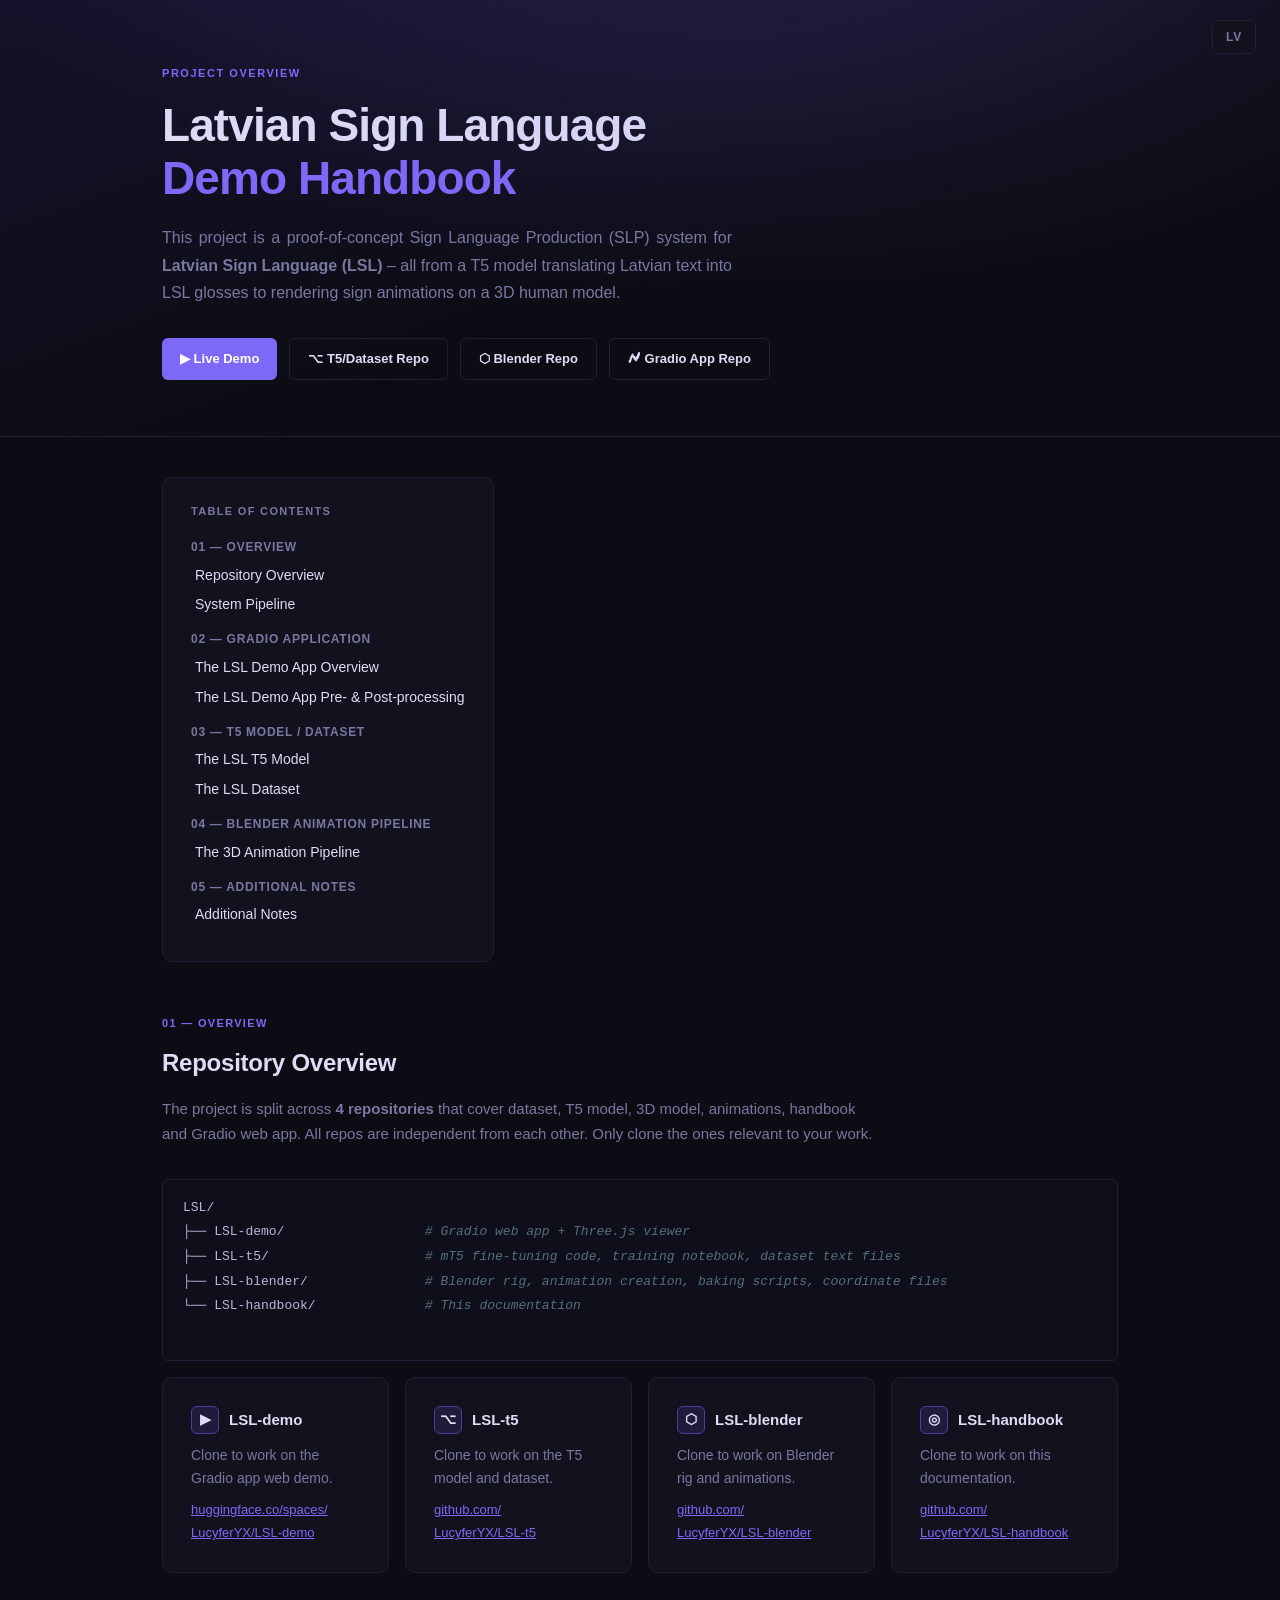
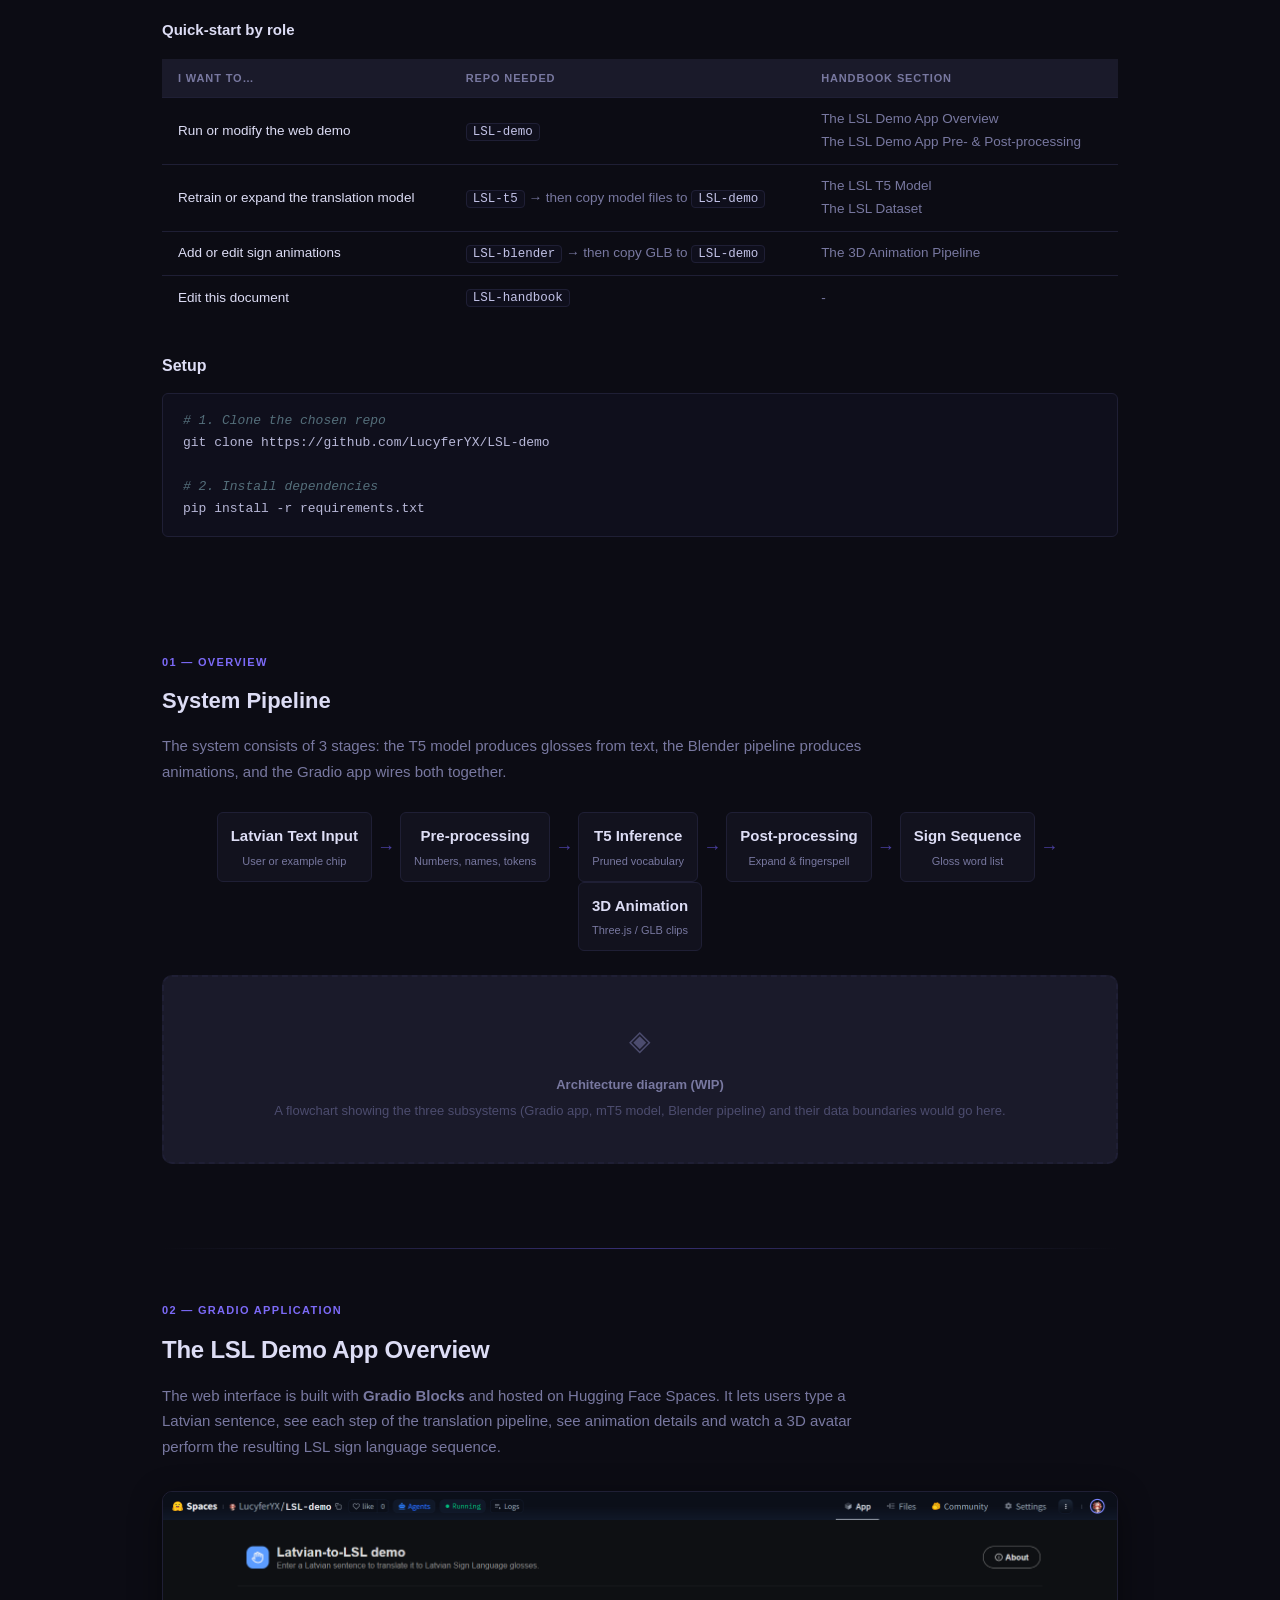
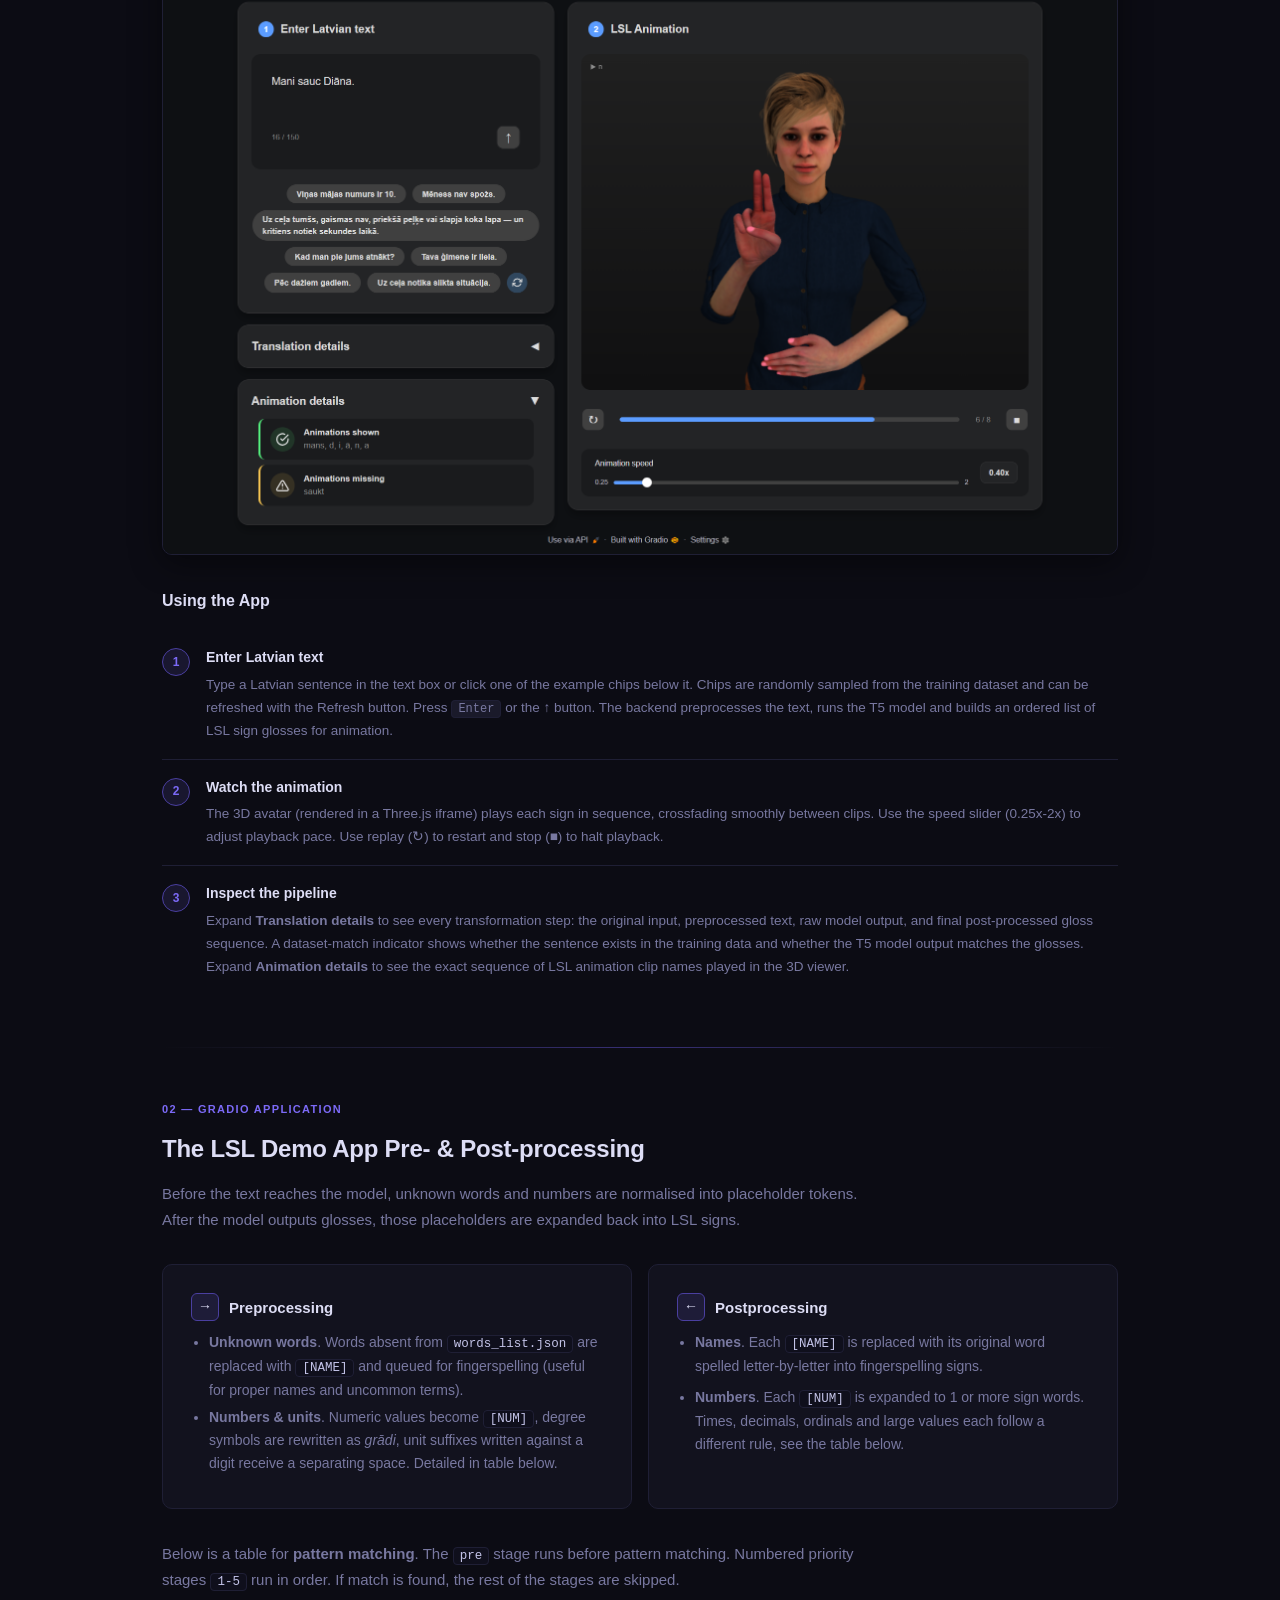
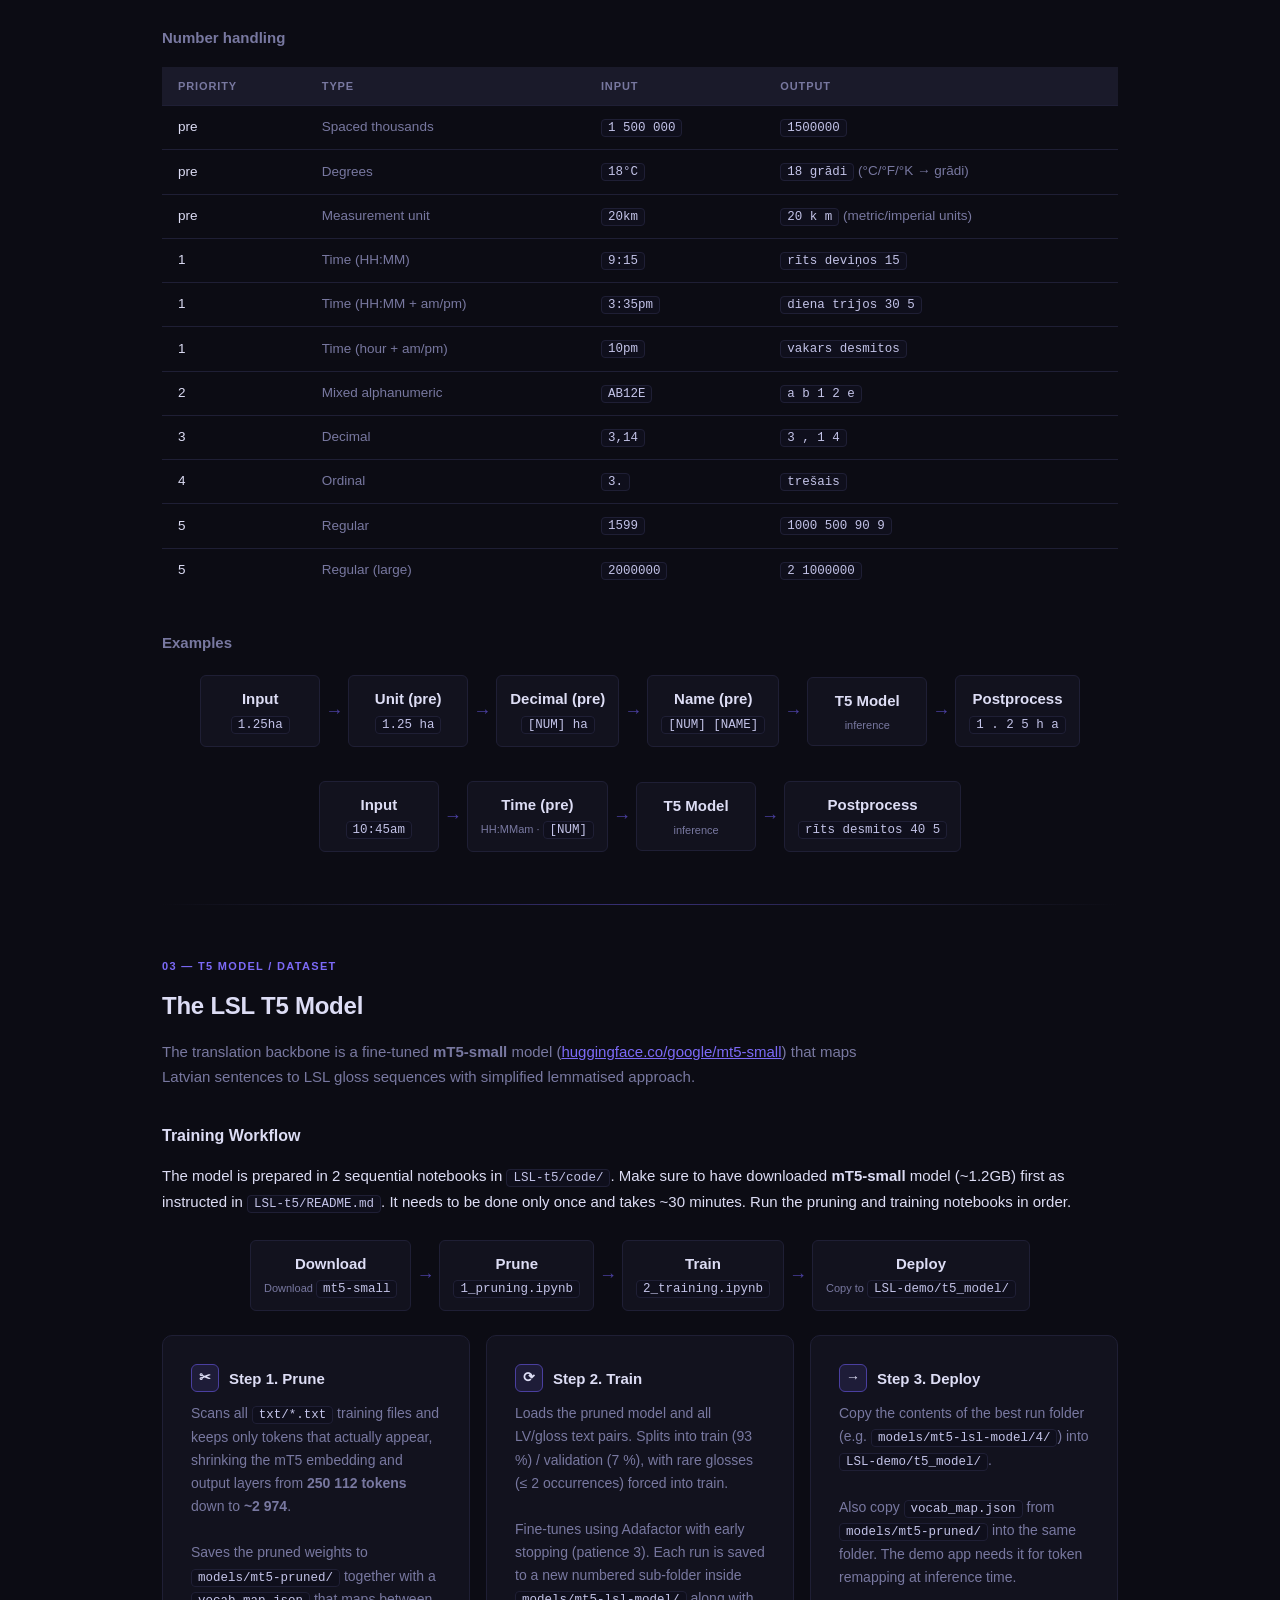
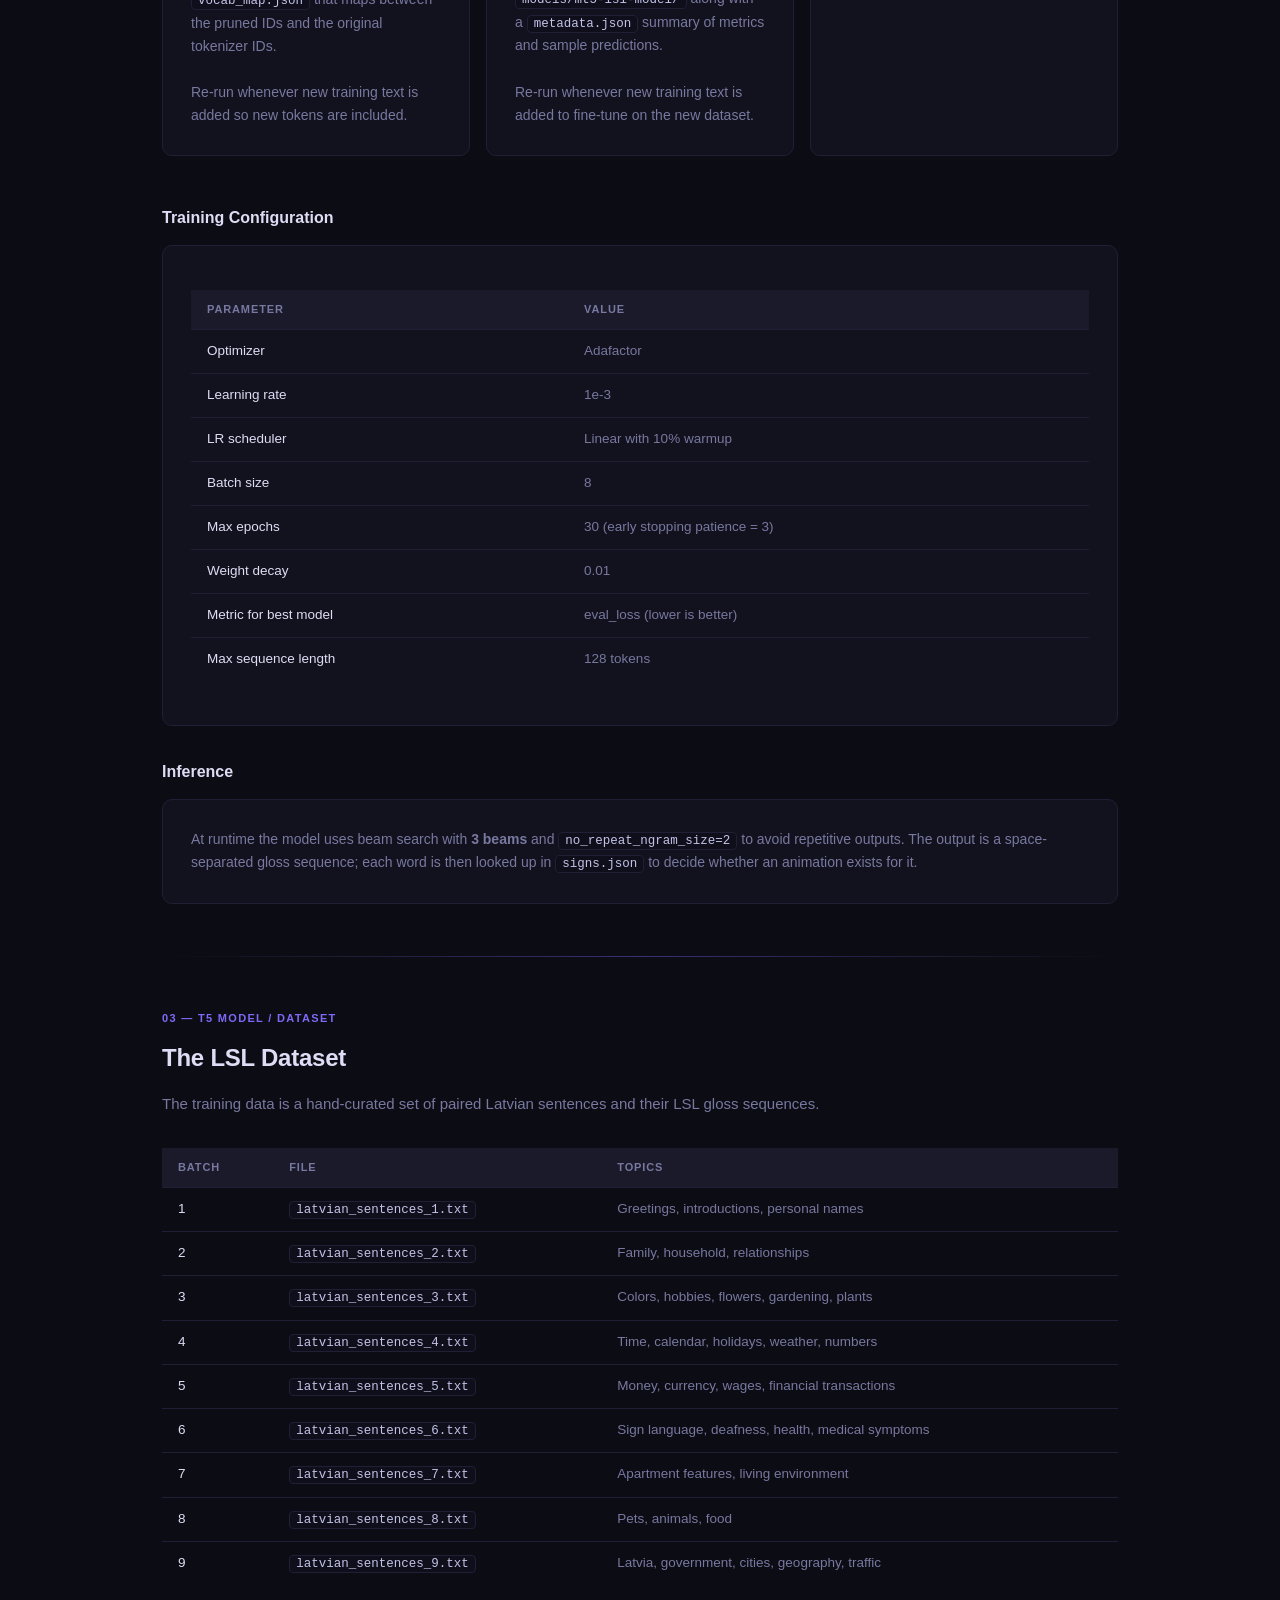
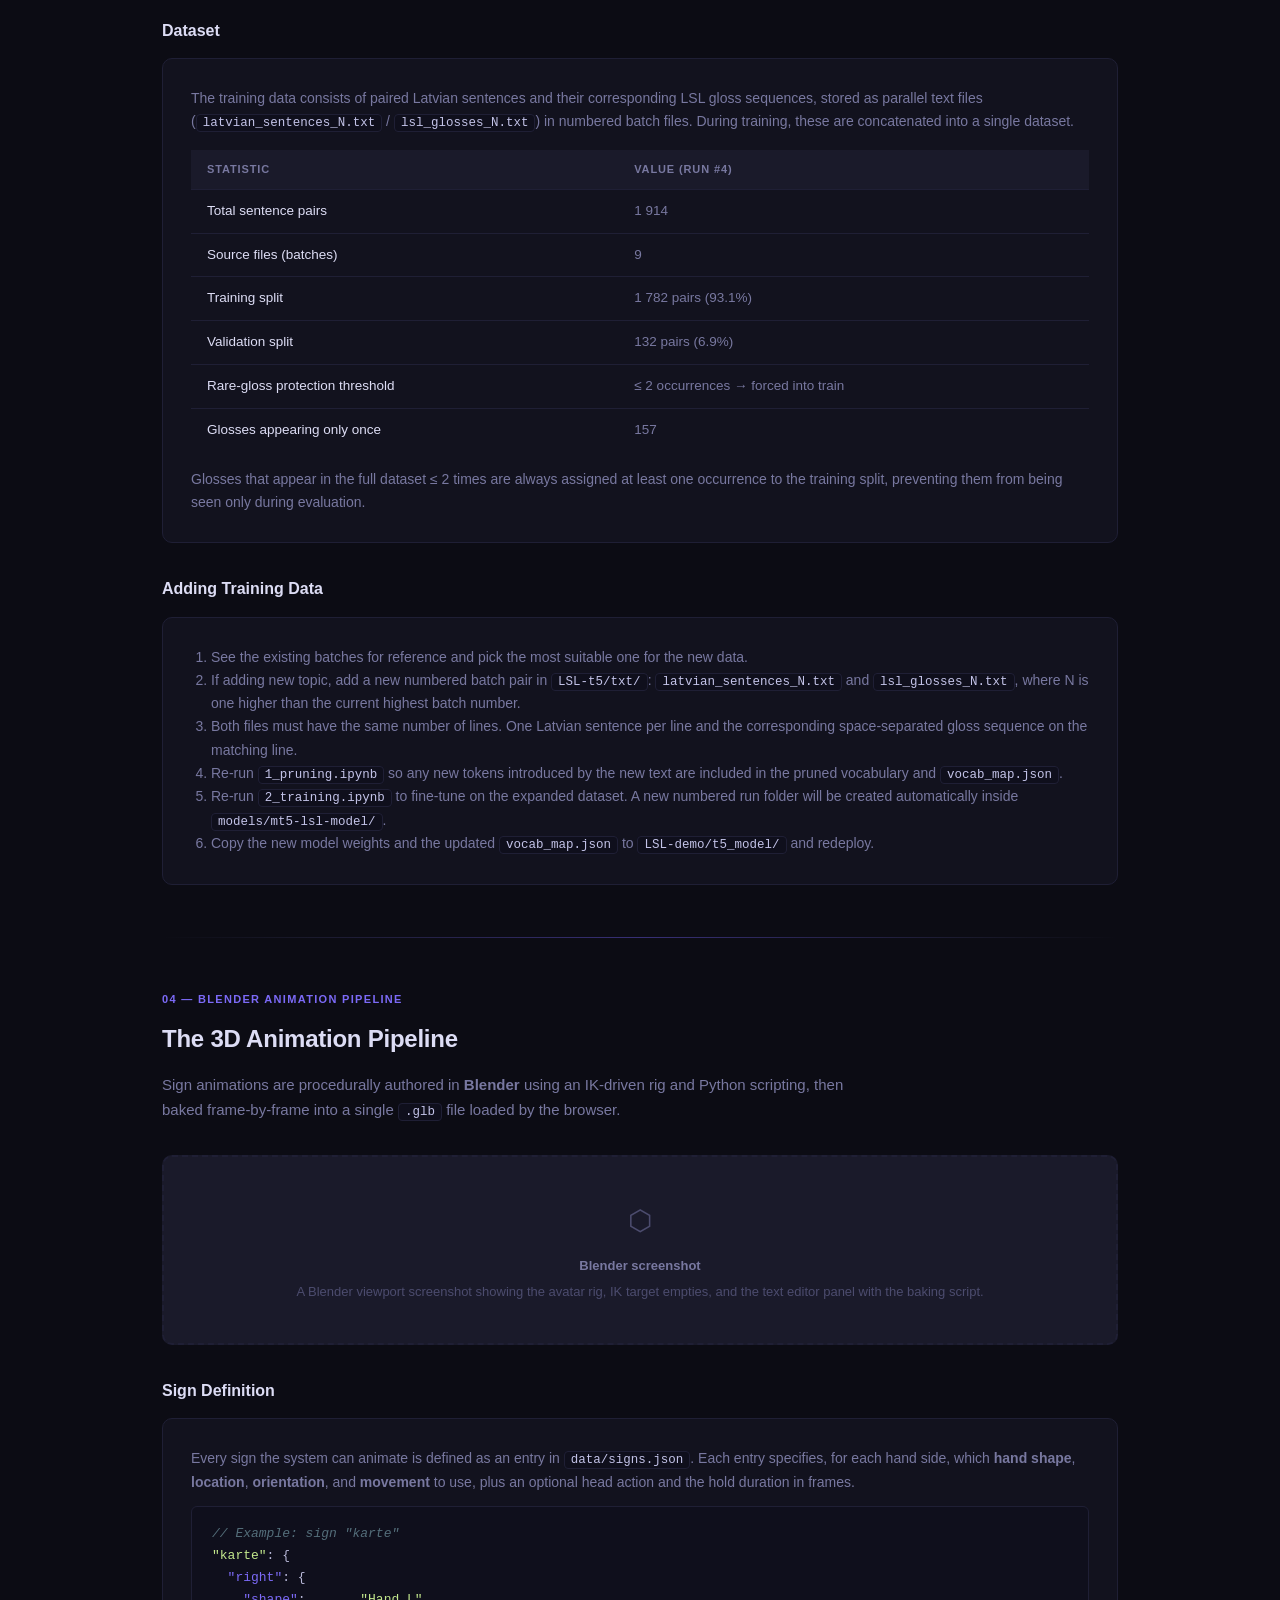
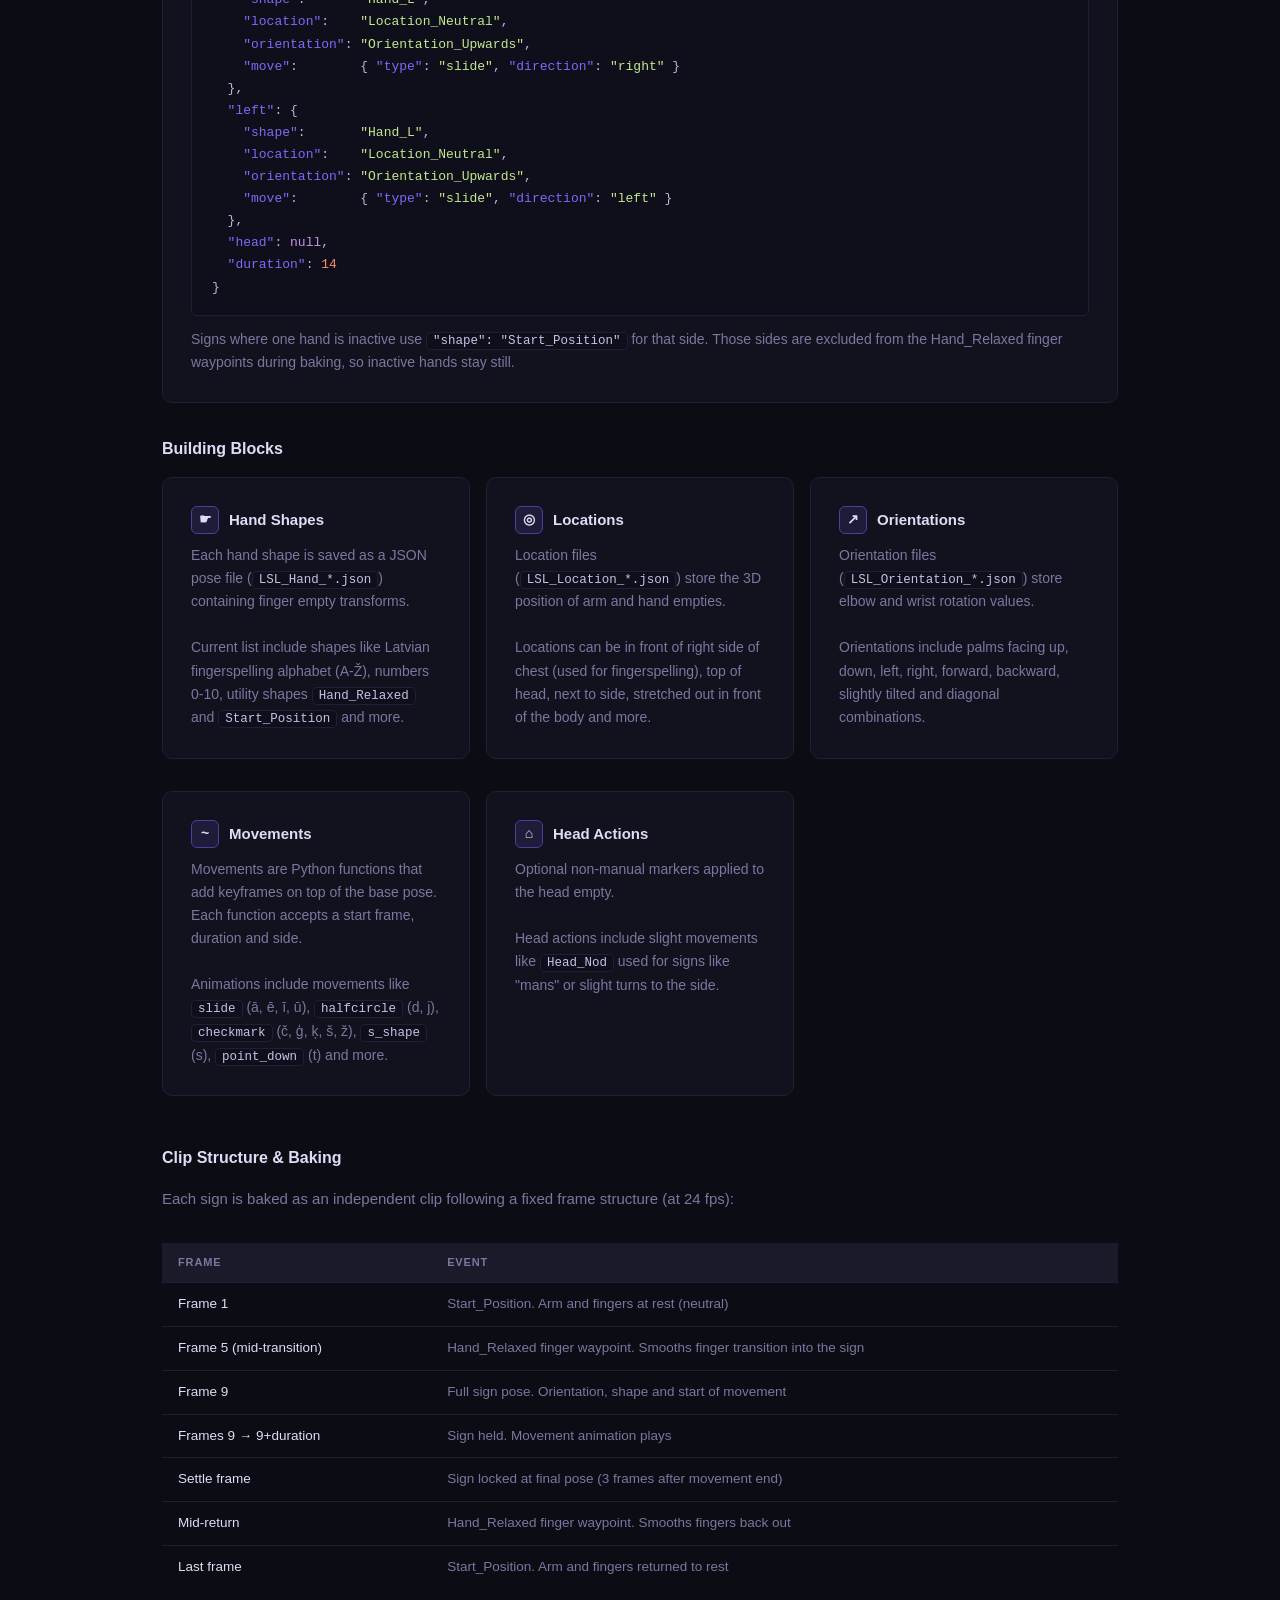
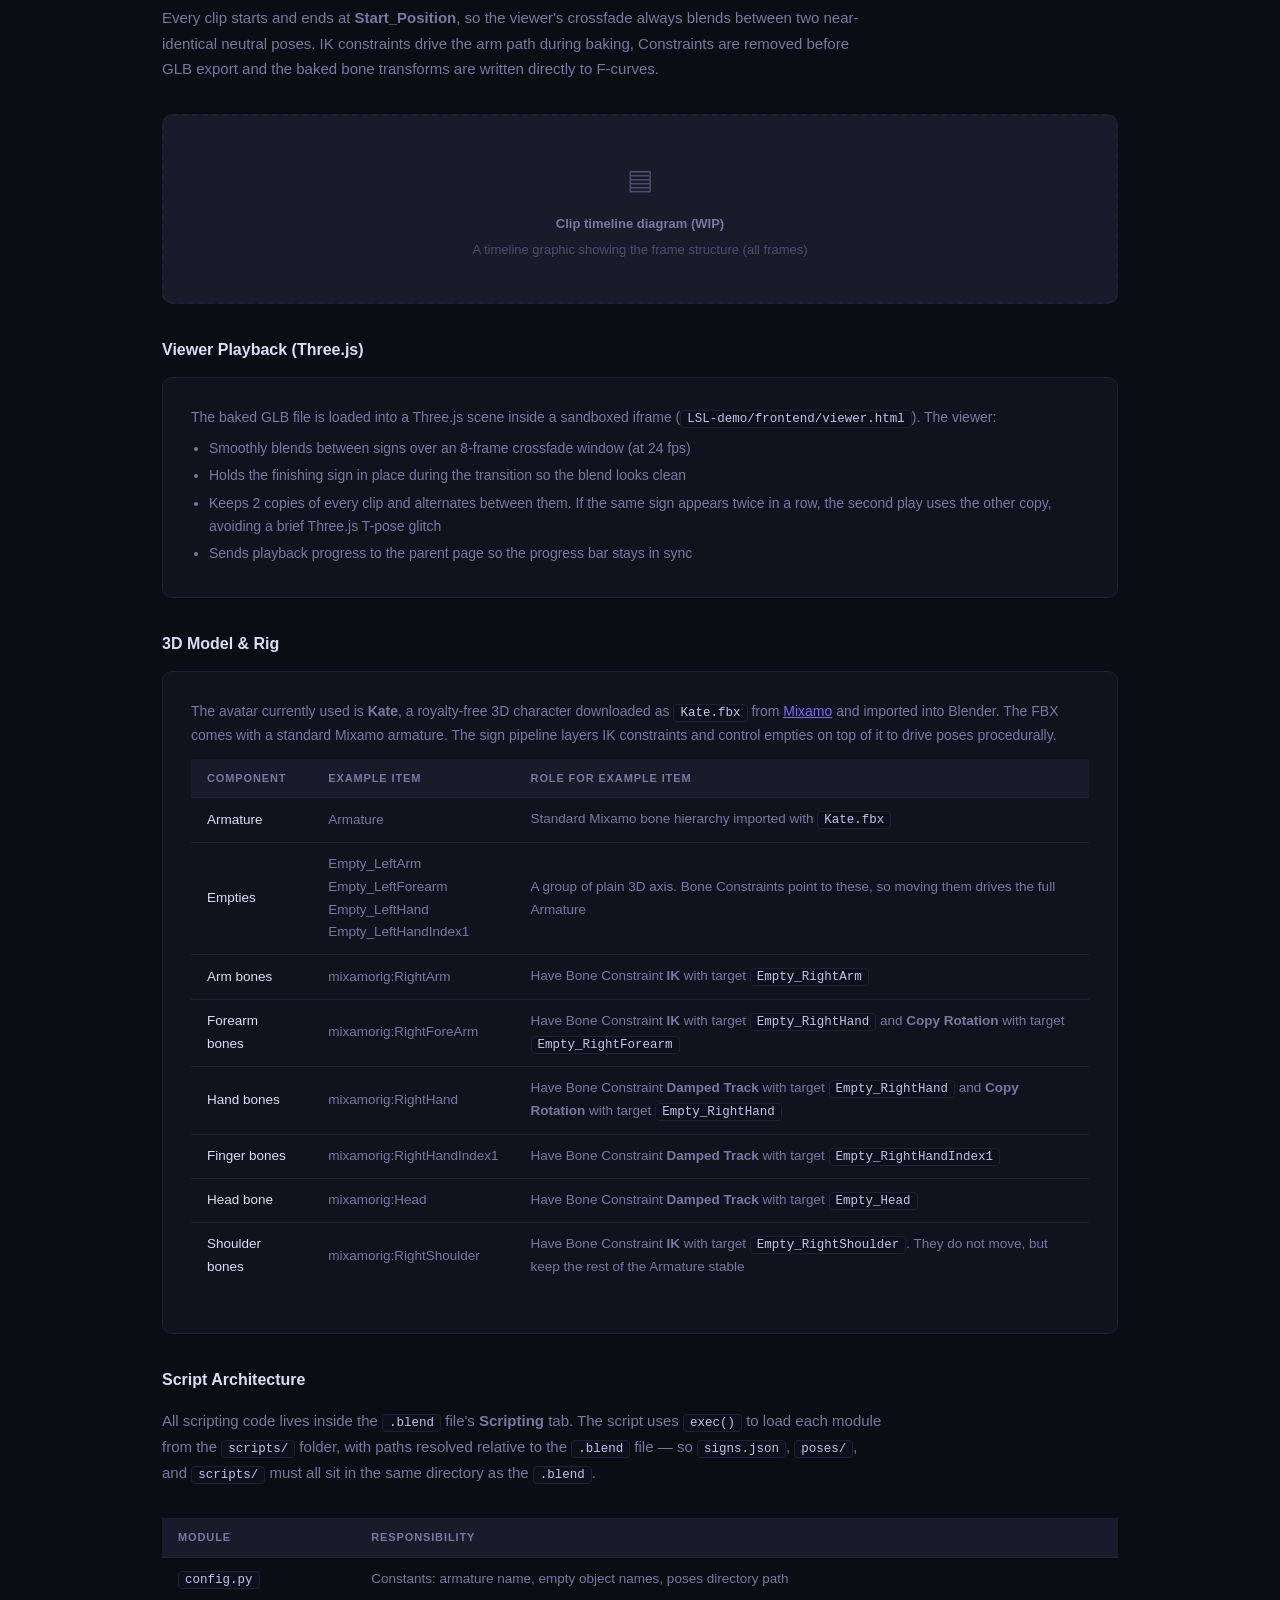
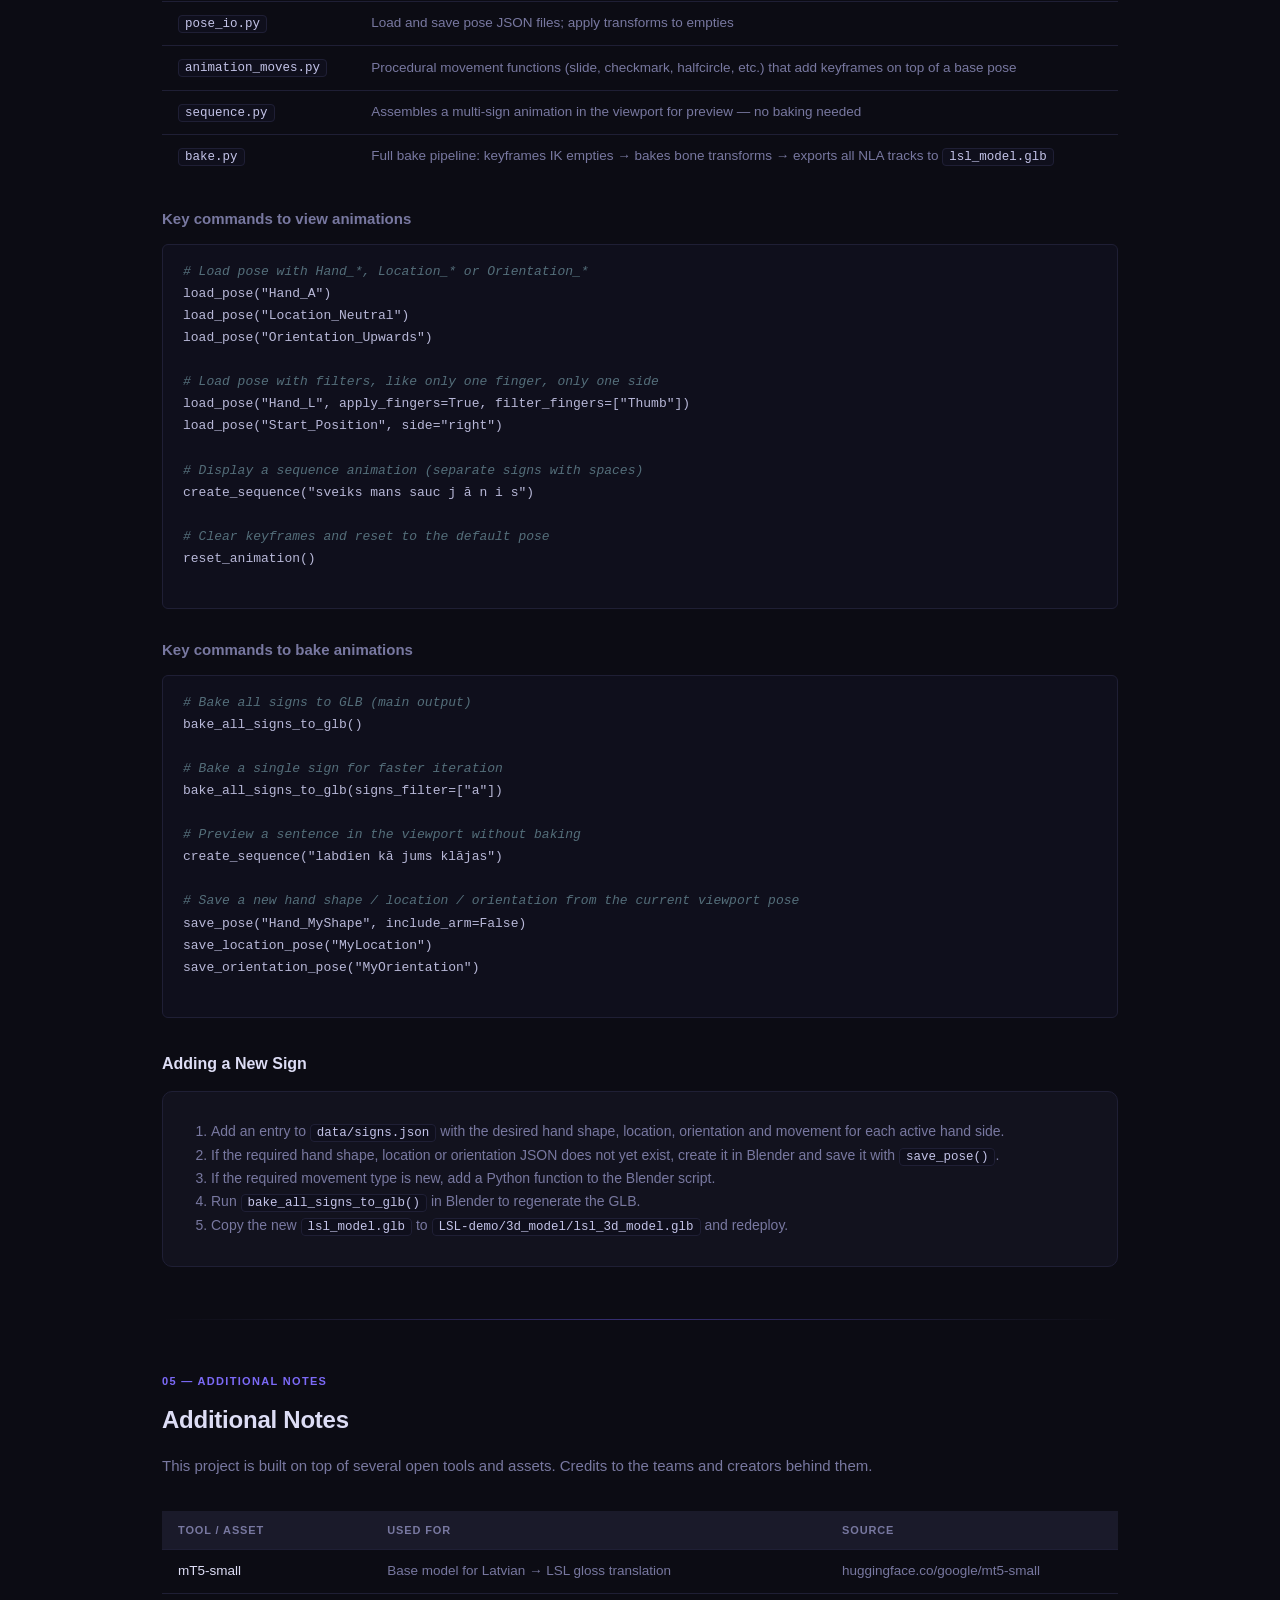
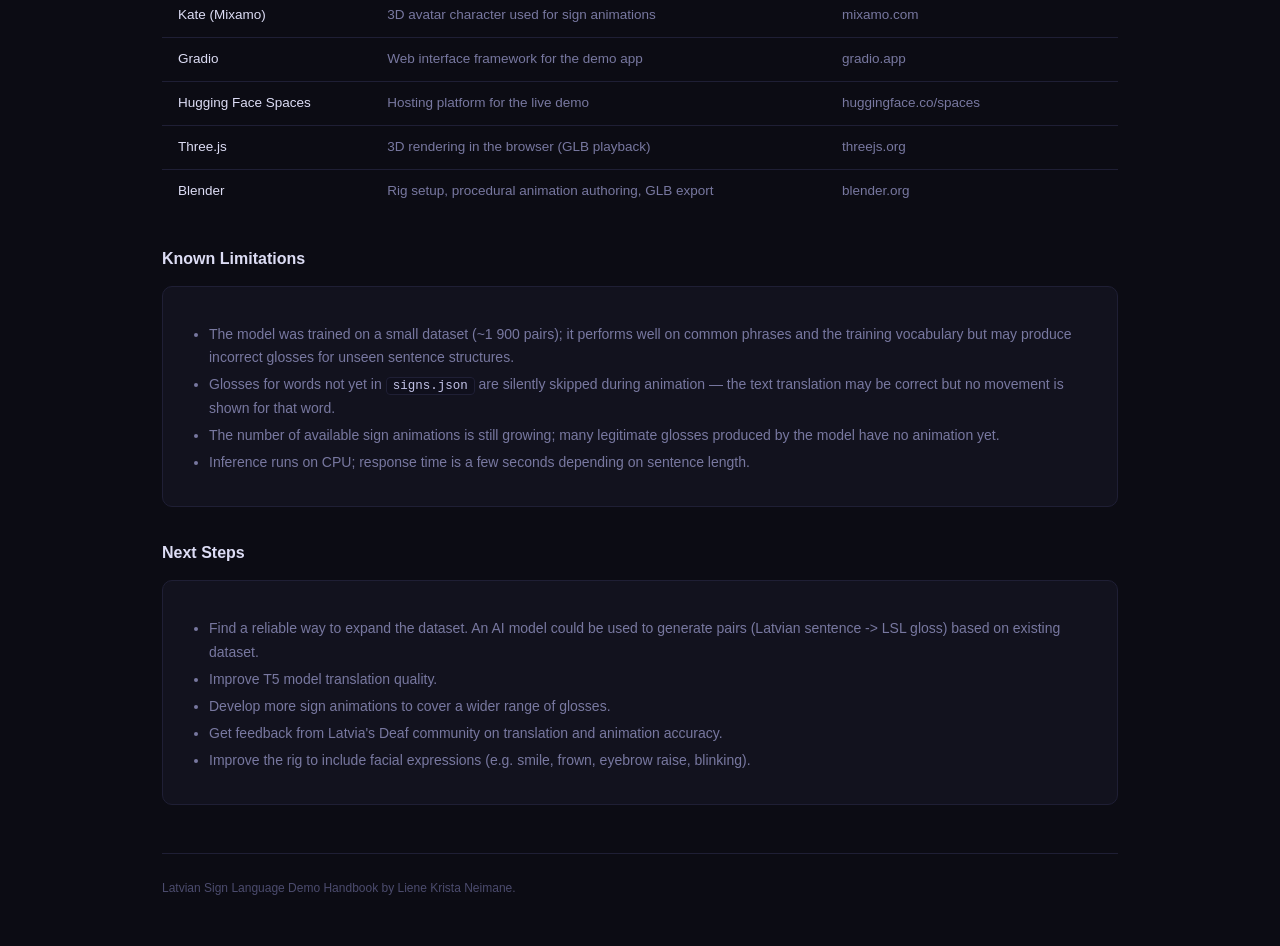
<file: index.html>
<!DOCTYPE html>
<html>
<head>
  <meta charset="UTF-8">
  <title>LSL Handbook</title>
  <script>
    const lv = navigator.language?.startsWith('lv');
    location.replace(lv ? 'handbook-lv.html' : 'handbook-eng.html');
  </script>
</head>
<body>
  <p>Choose language: <a href="handbook-eng.html">English</a> | <a href="handbook-lv.html">Latviešu</a></p>
</body>
</html>
</file>
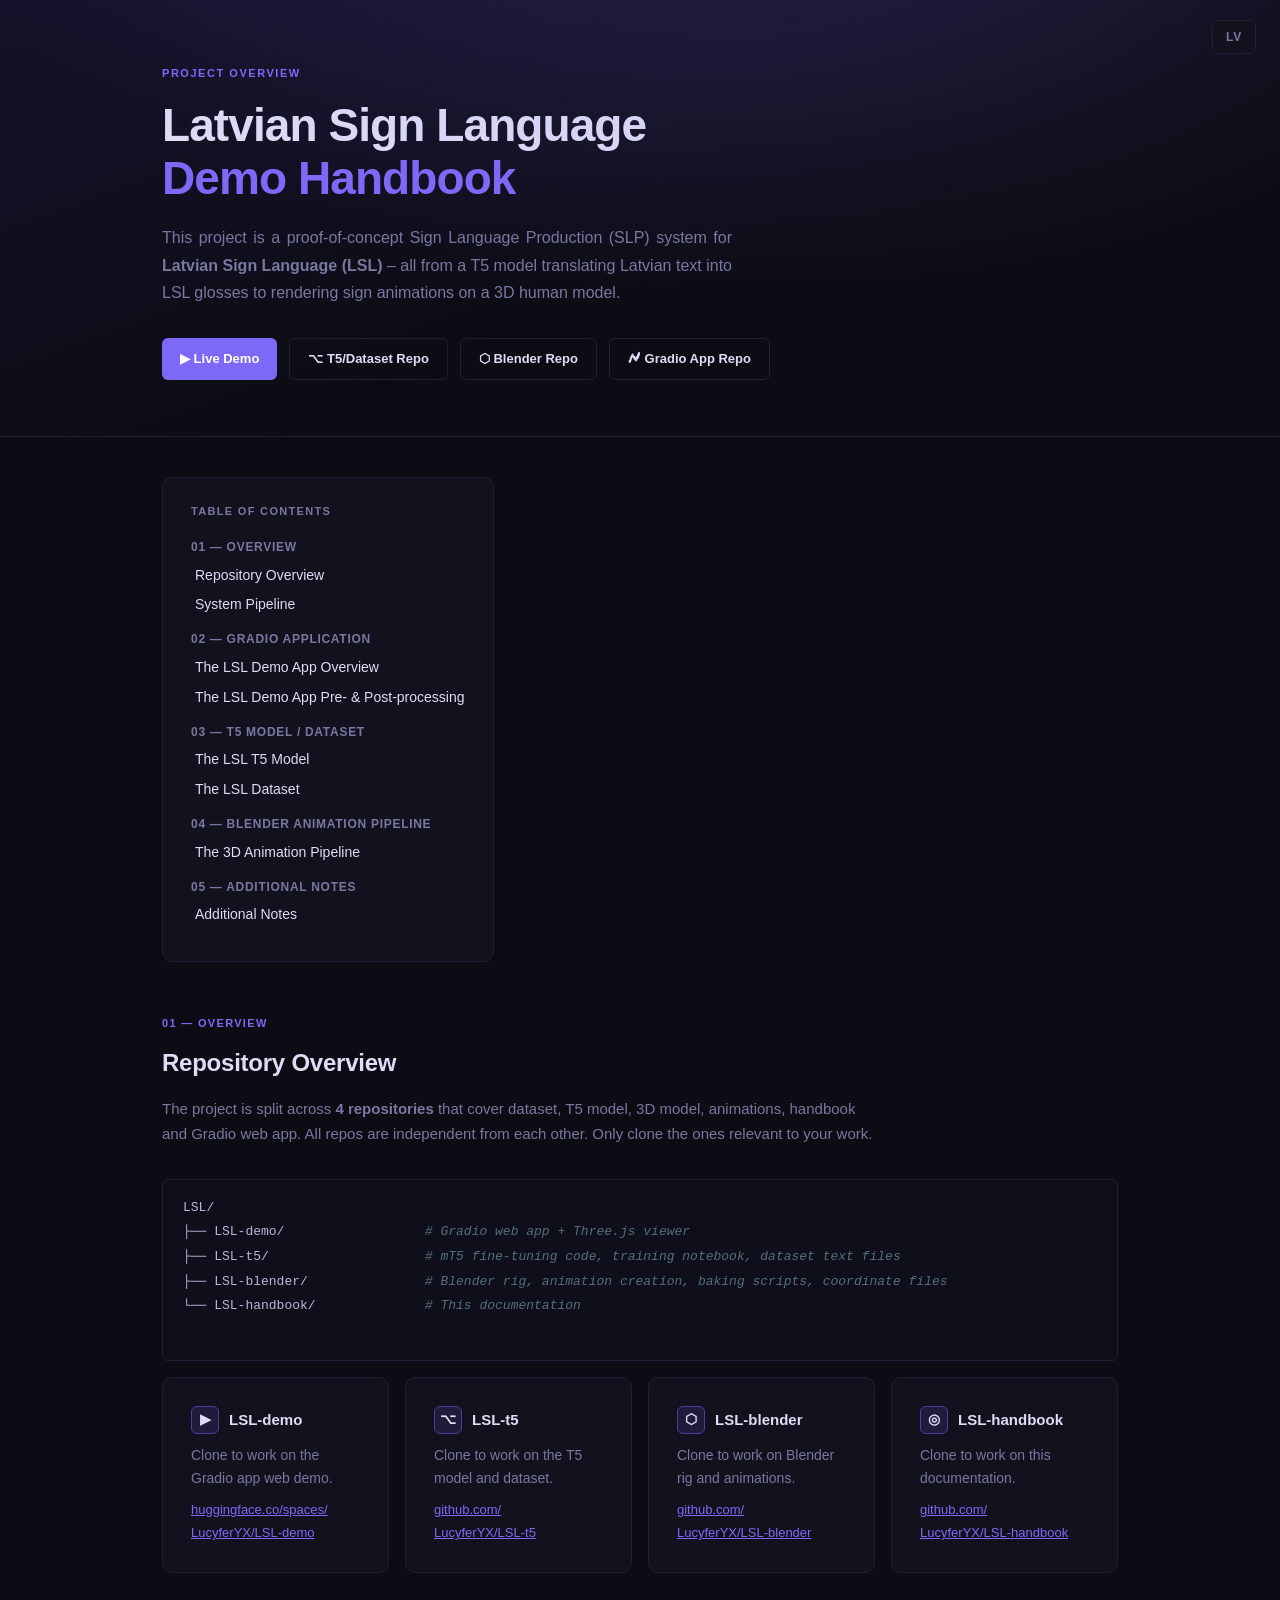
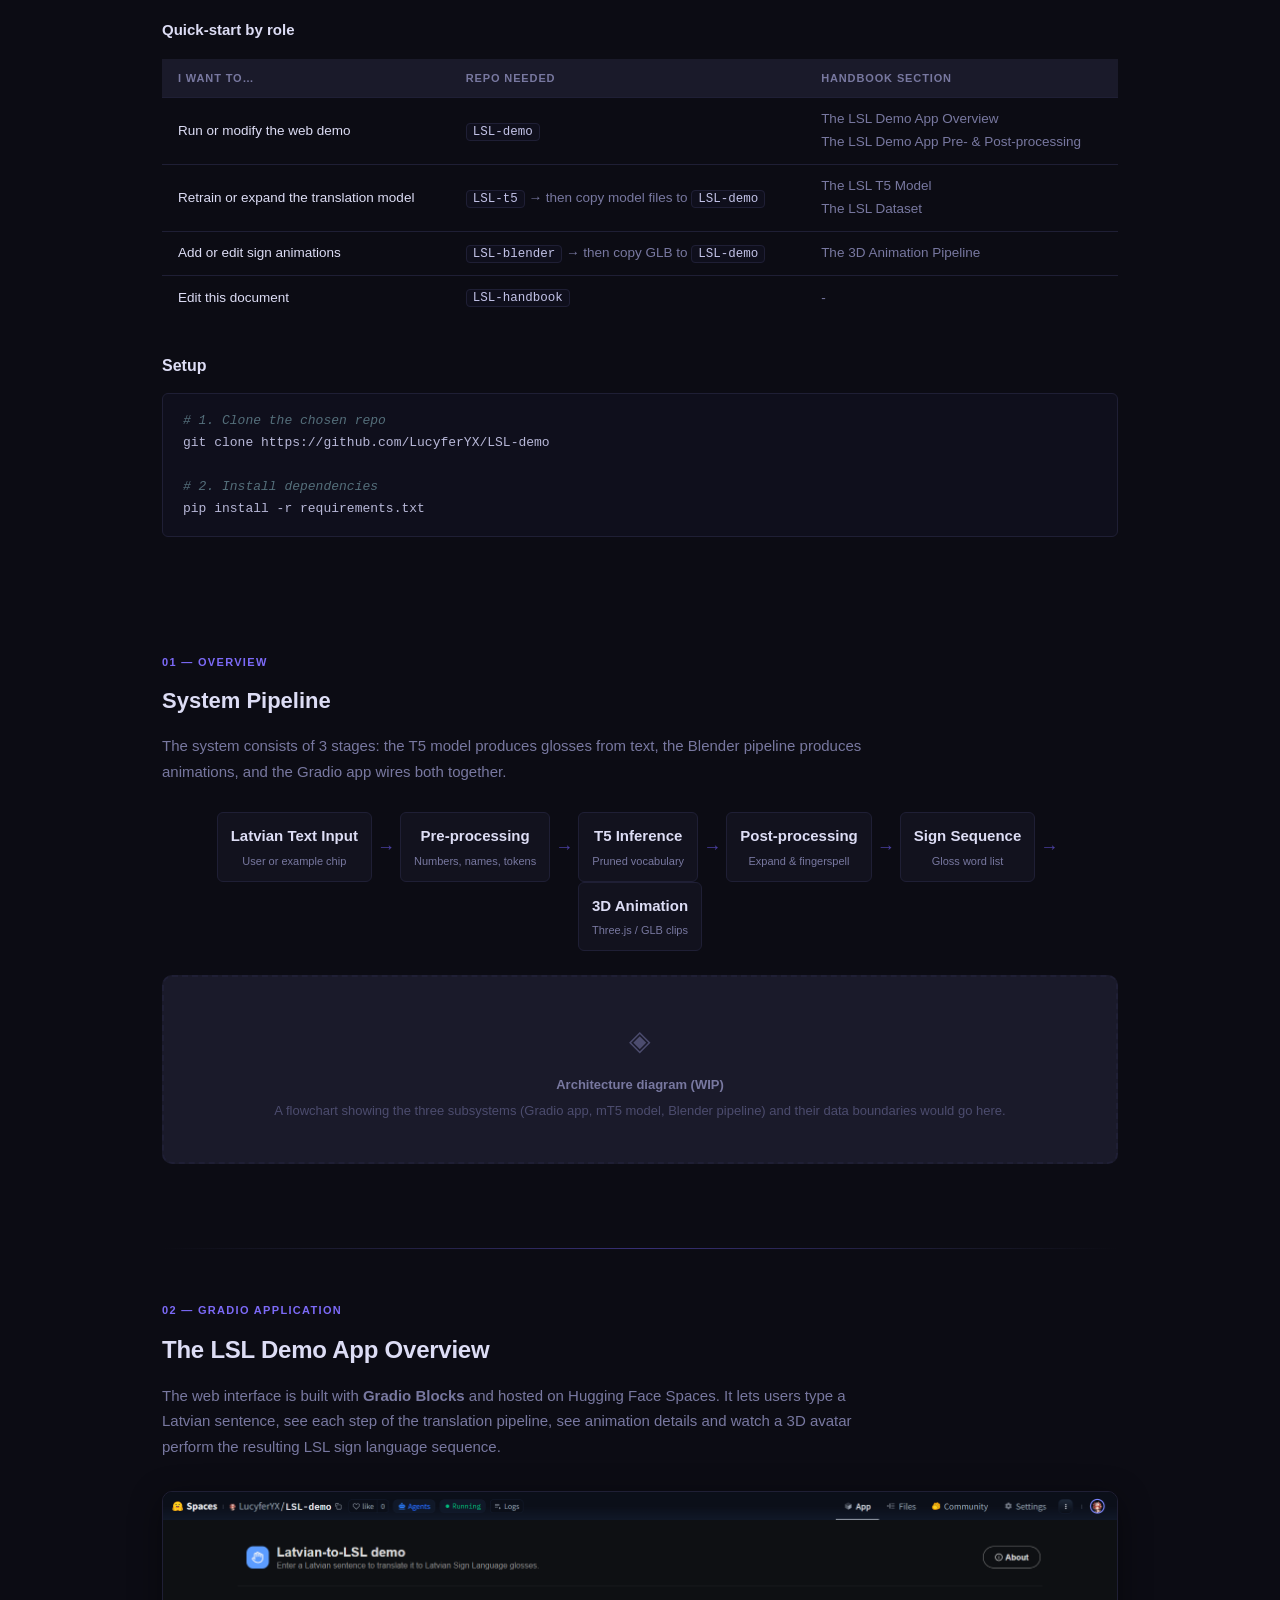
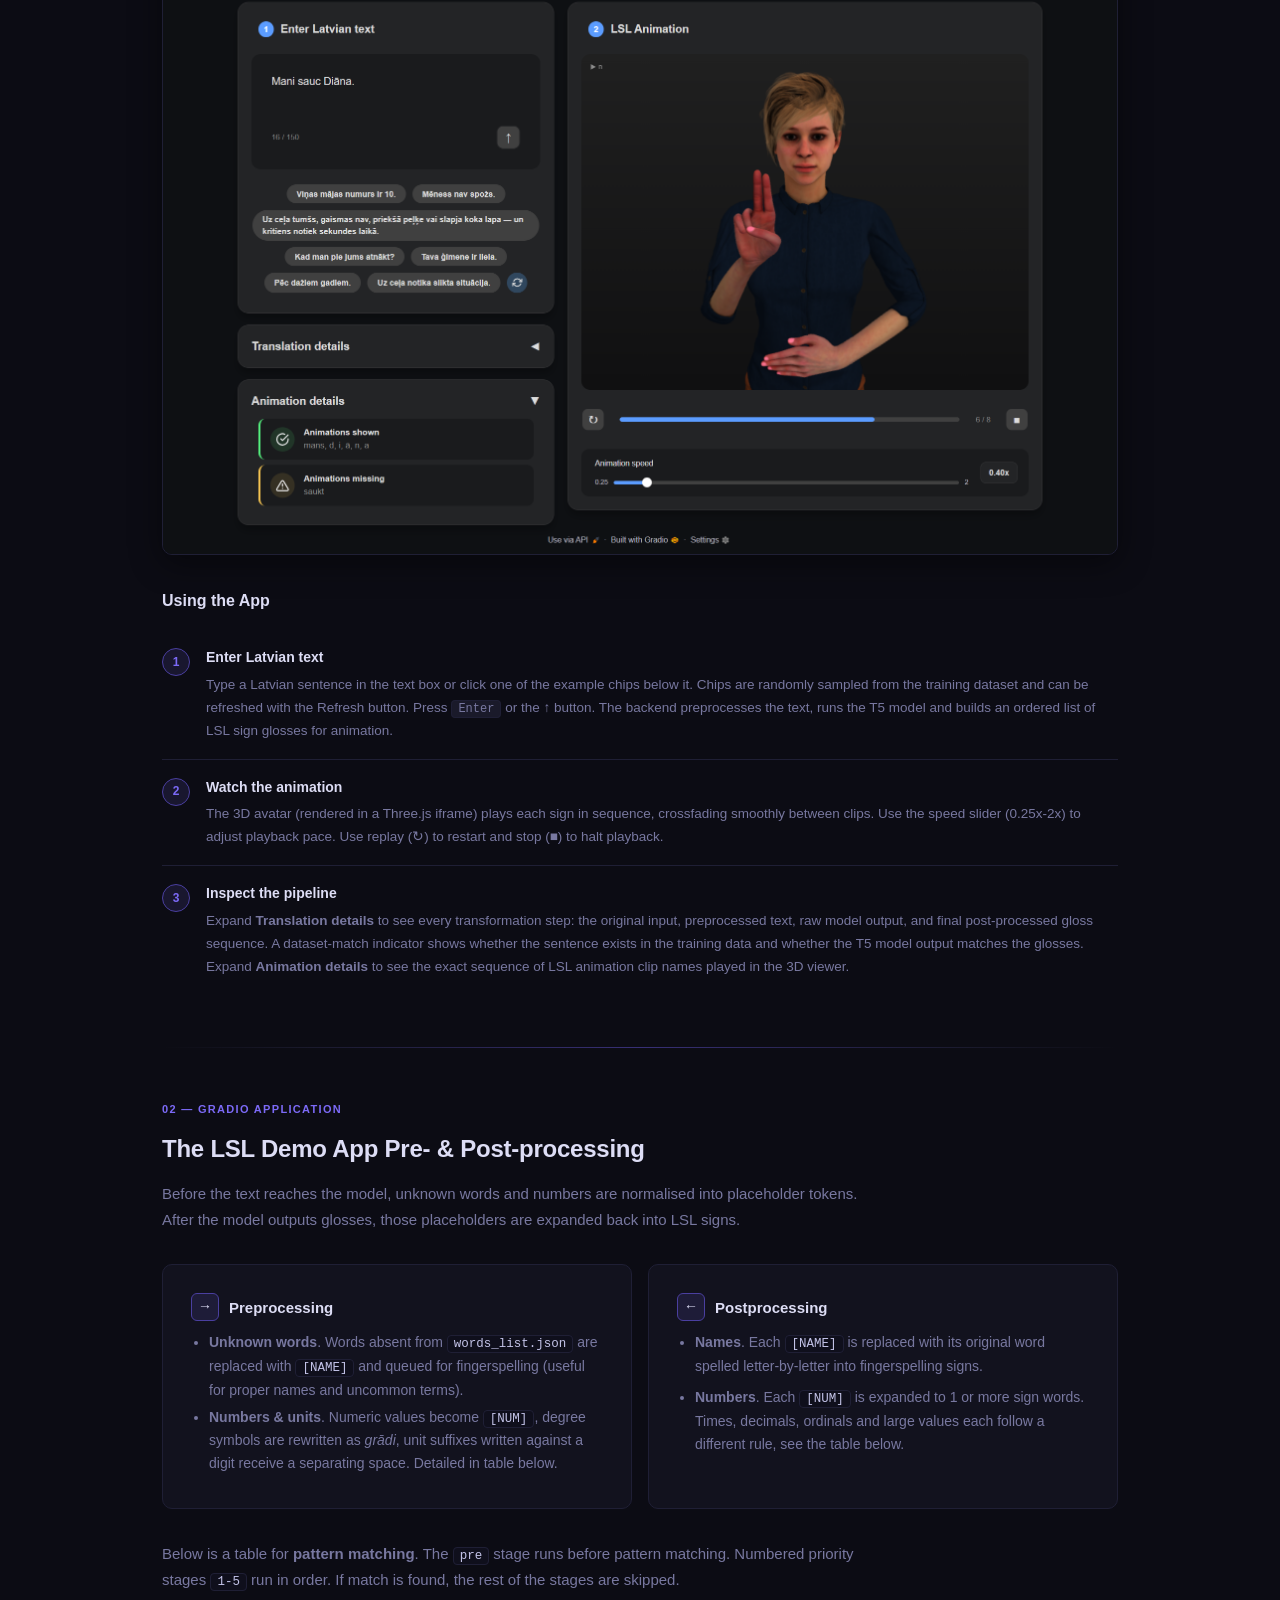
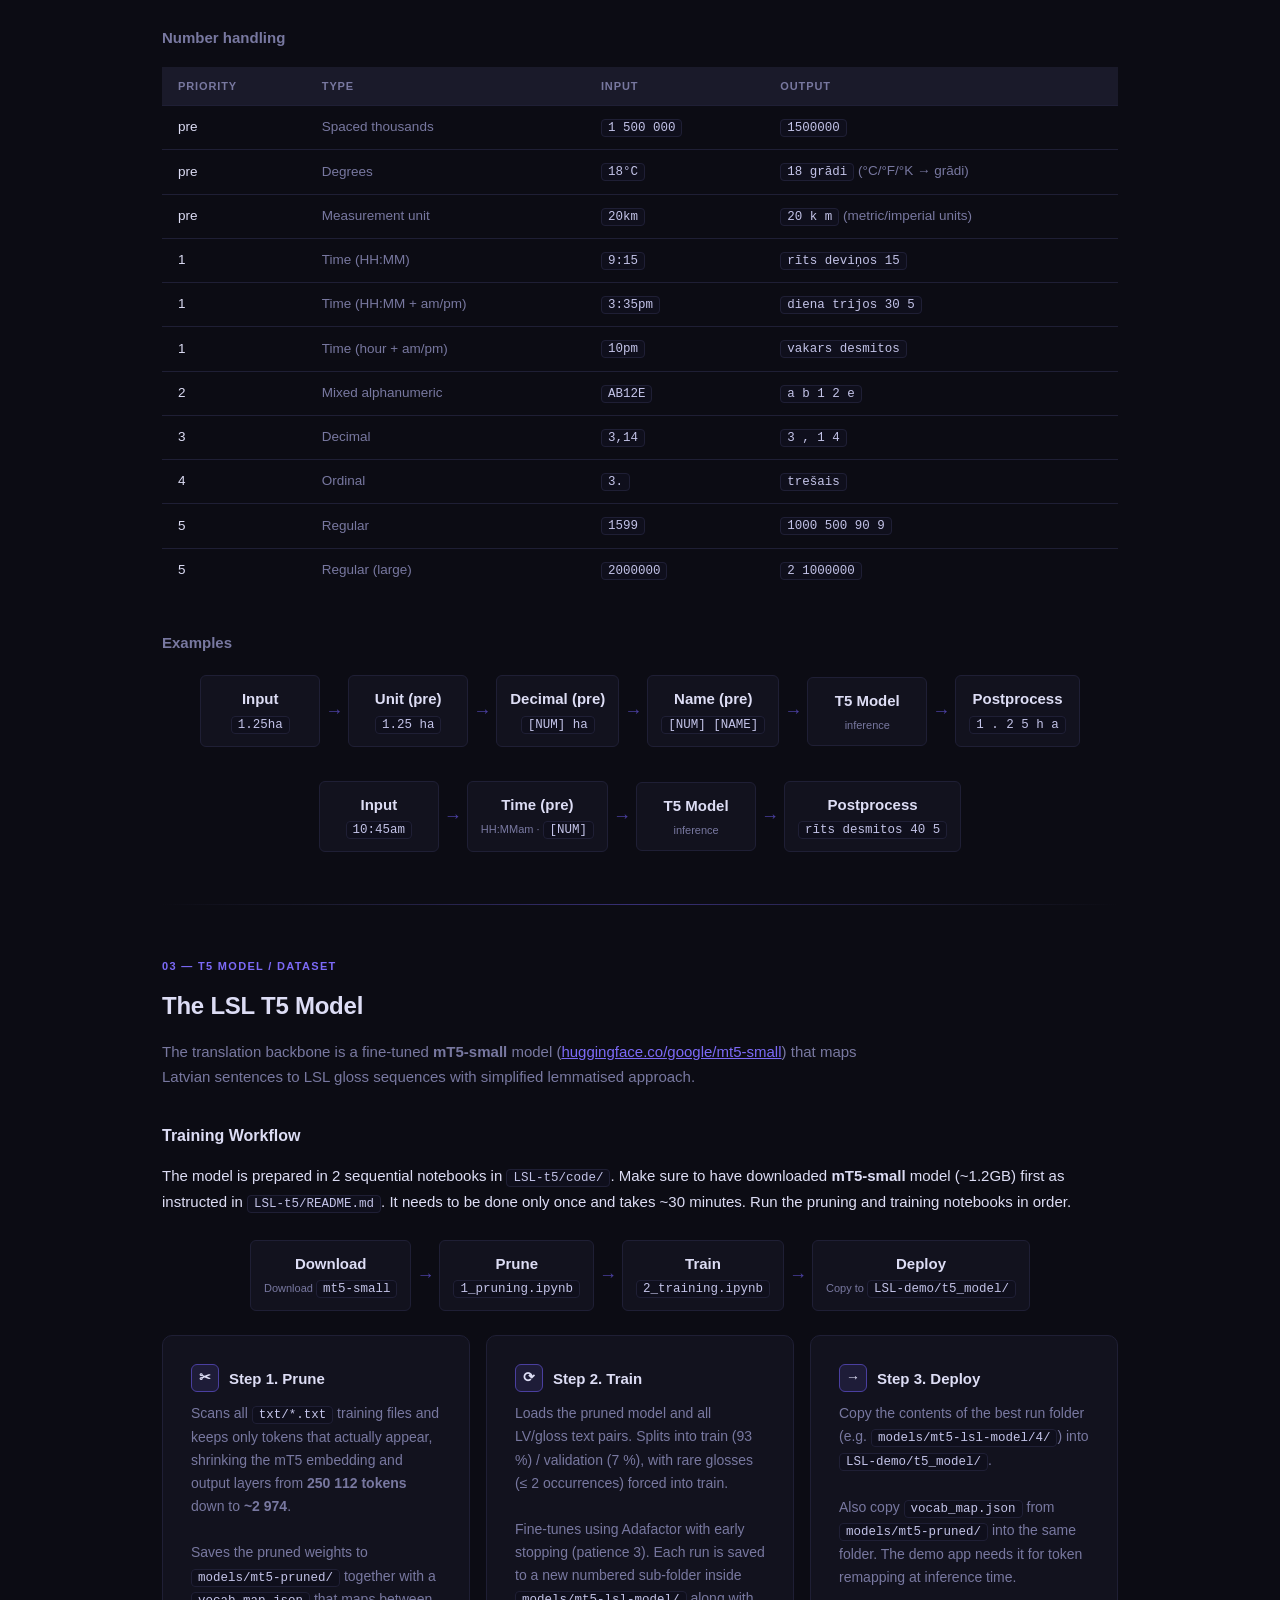
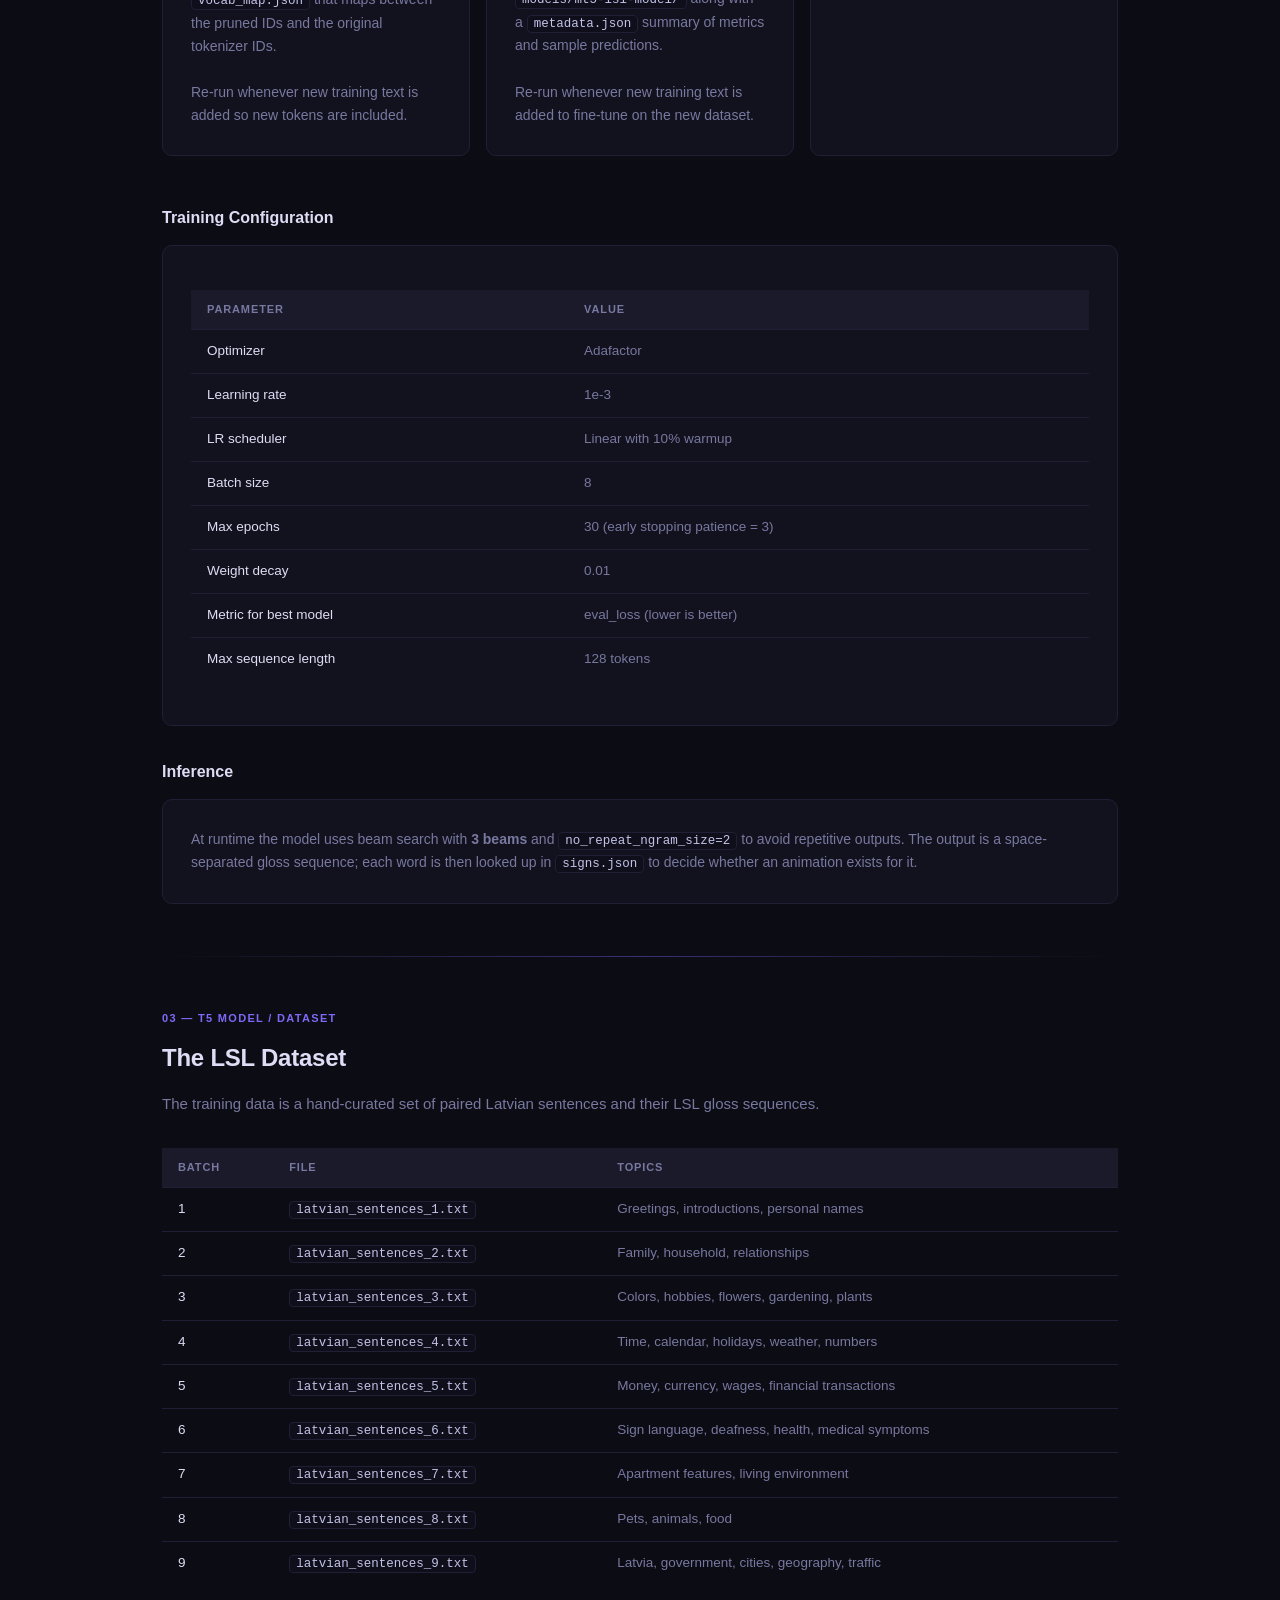
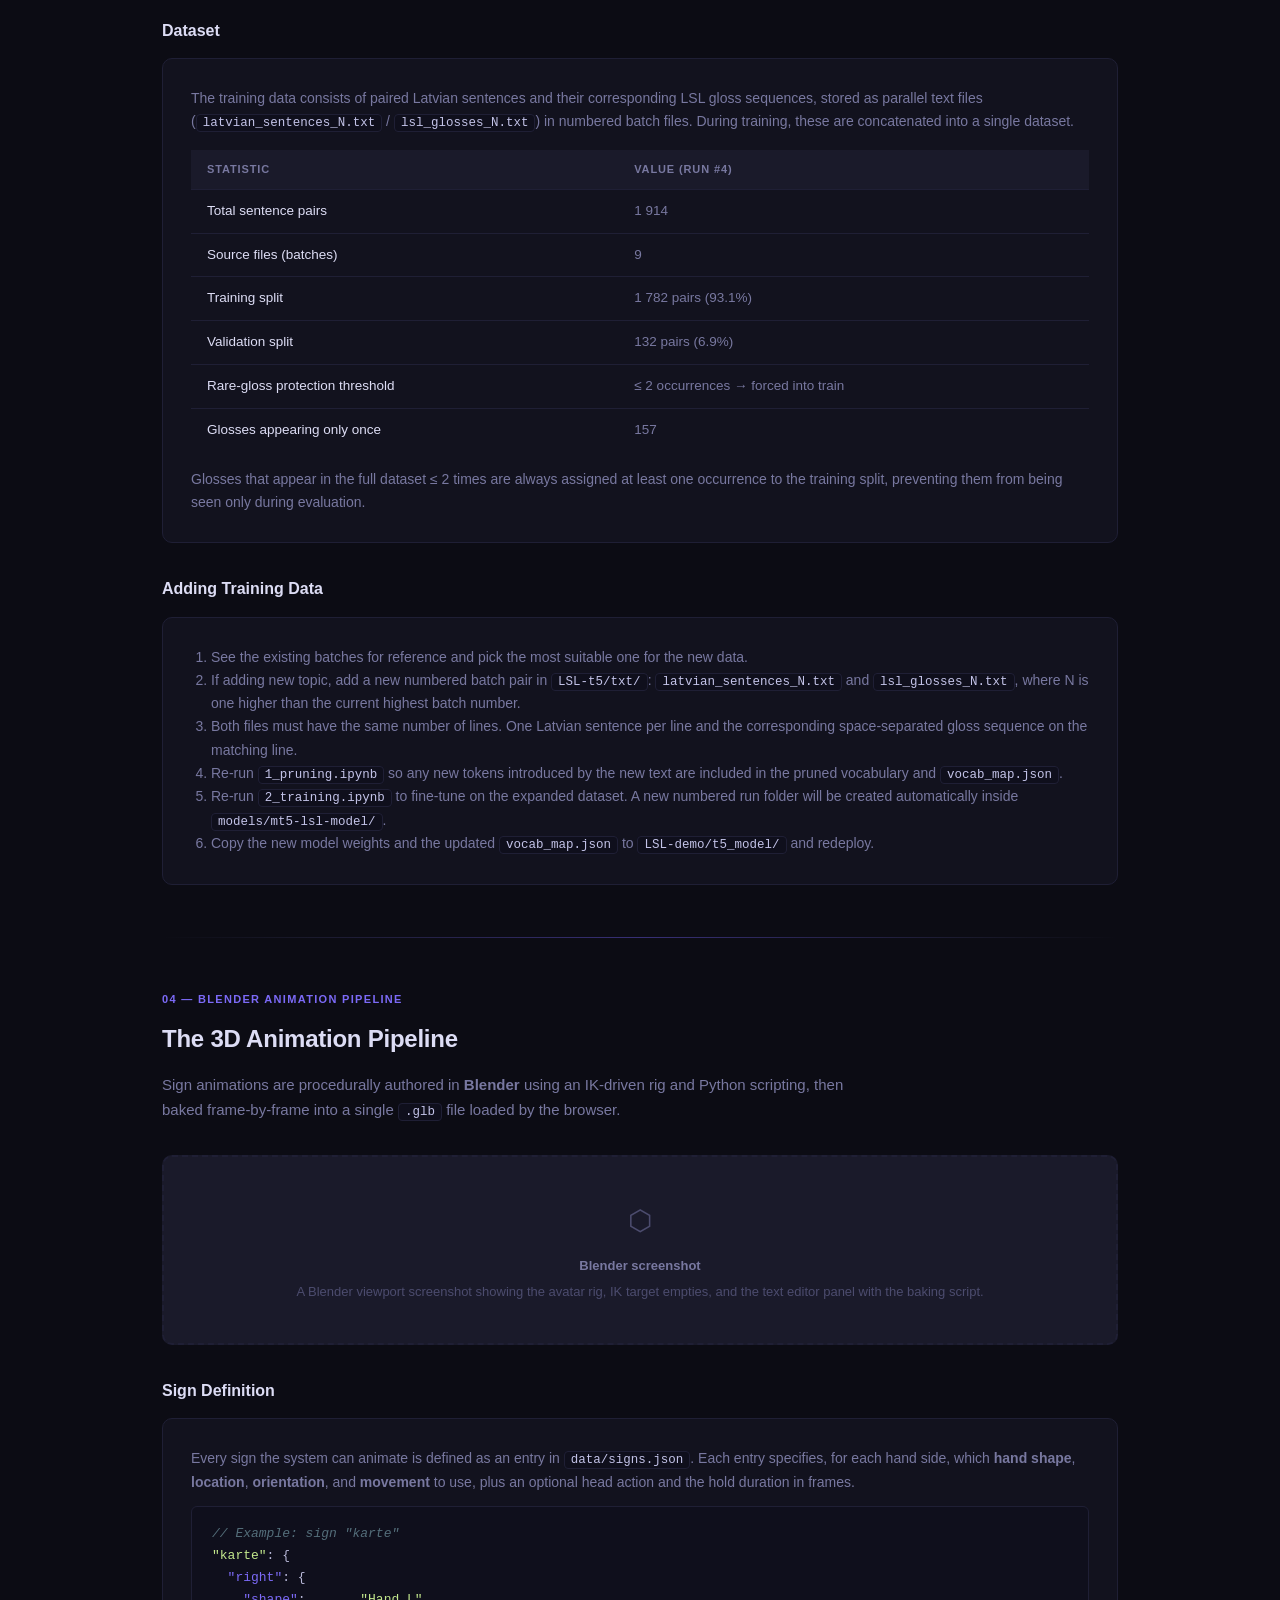
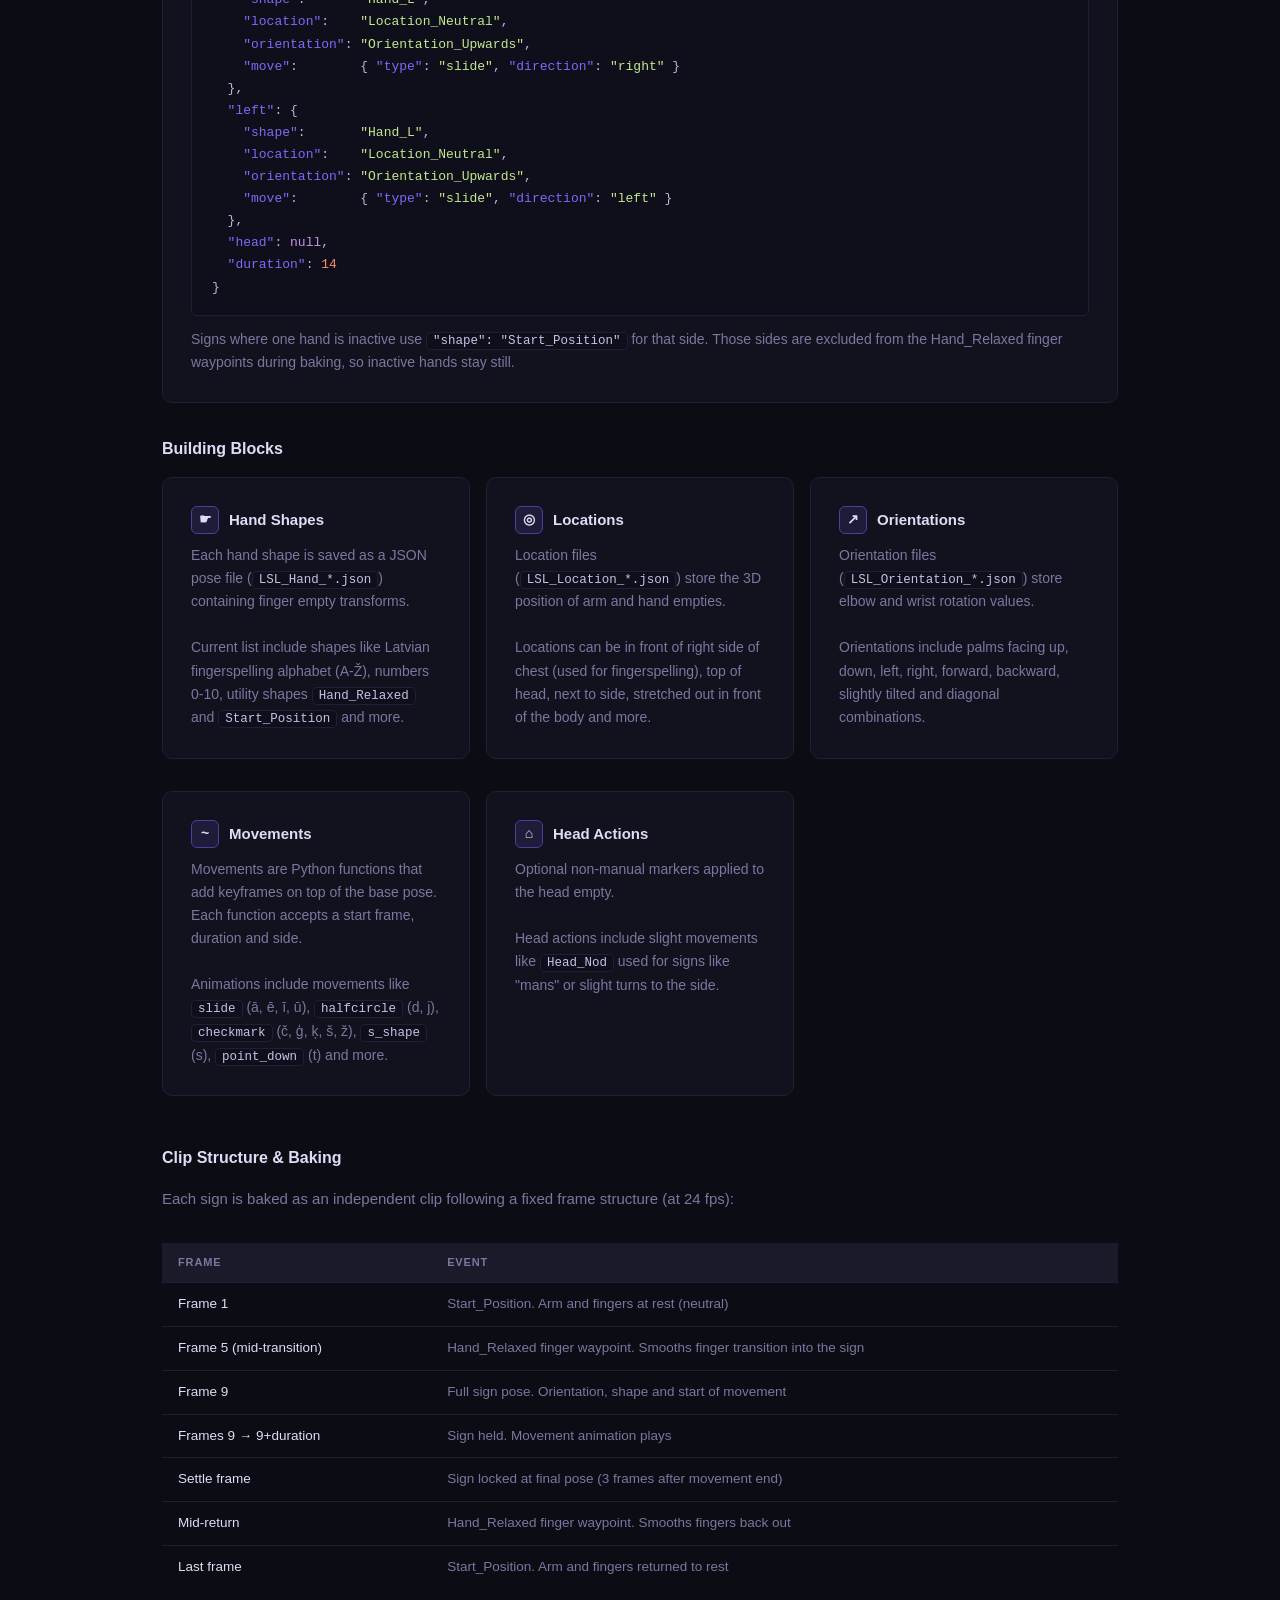
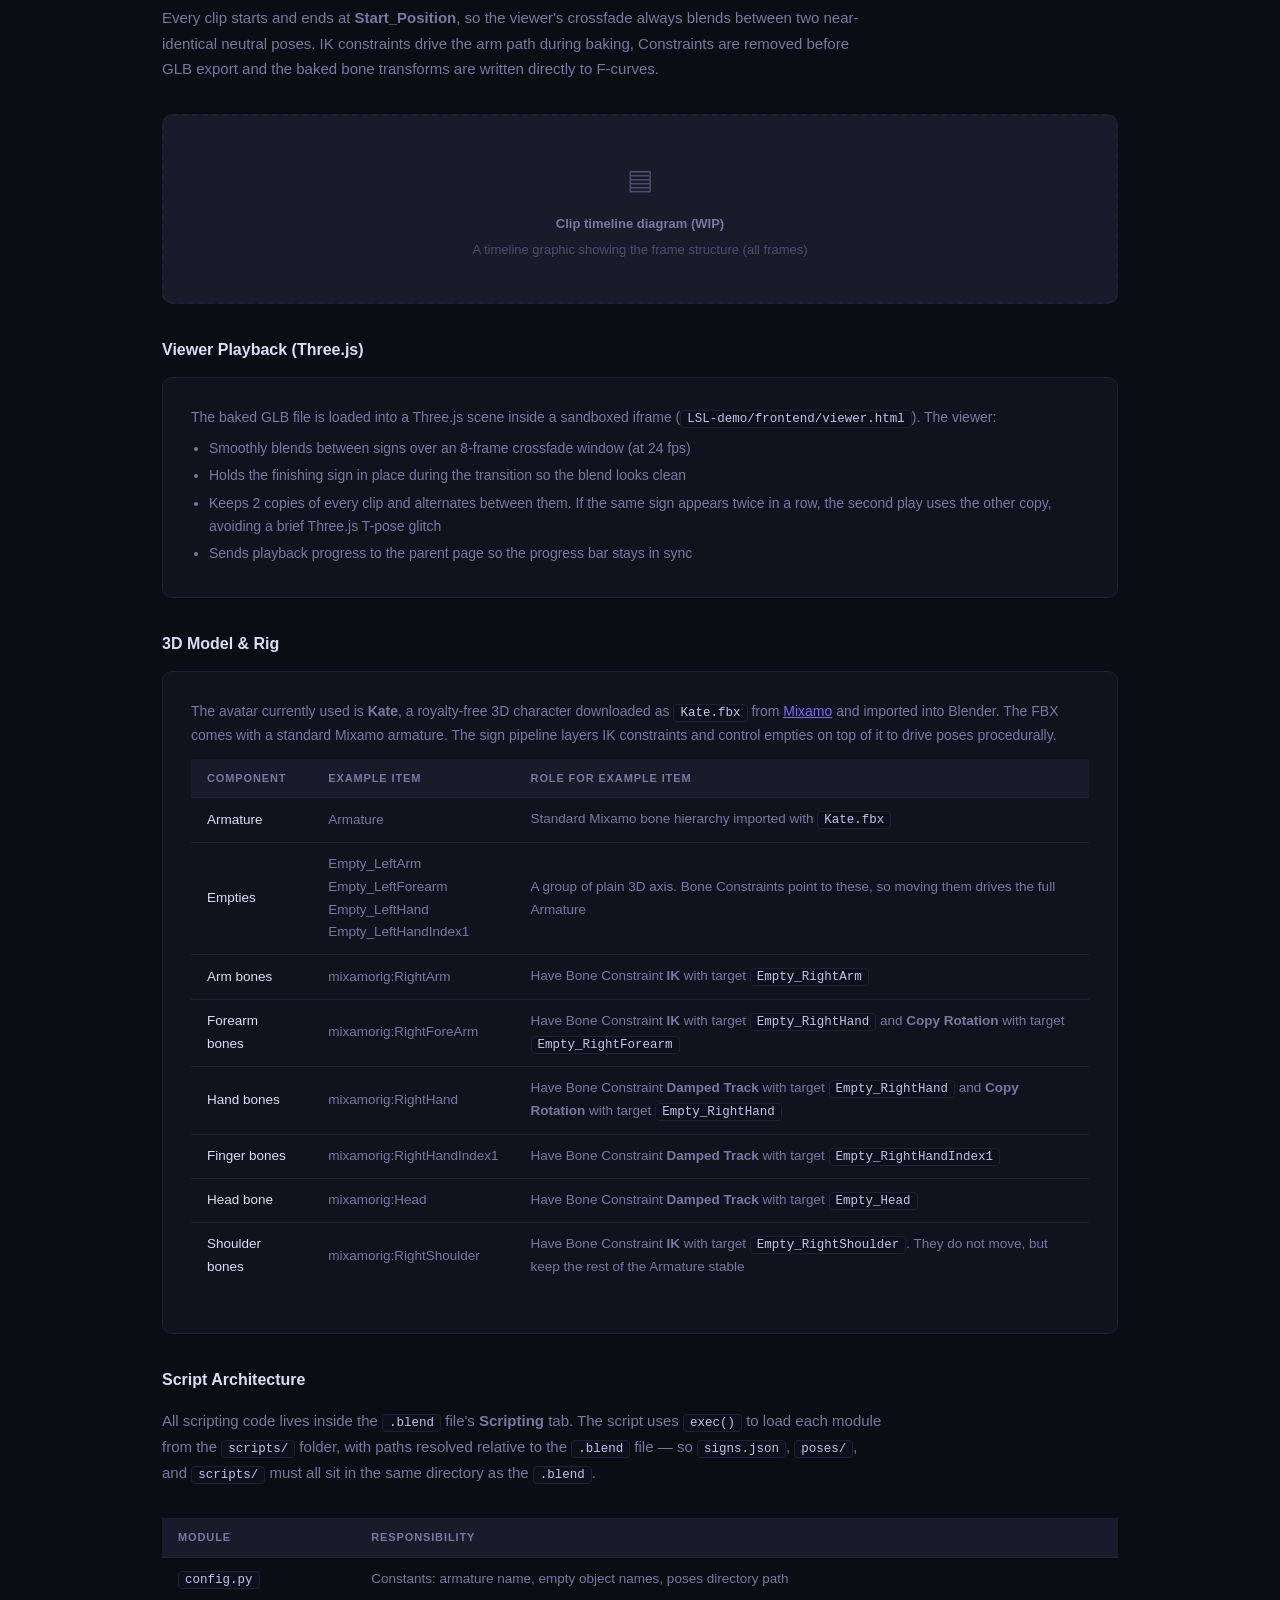
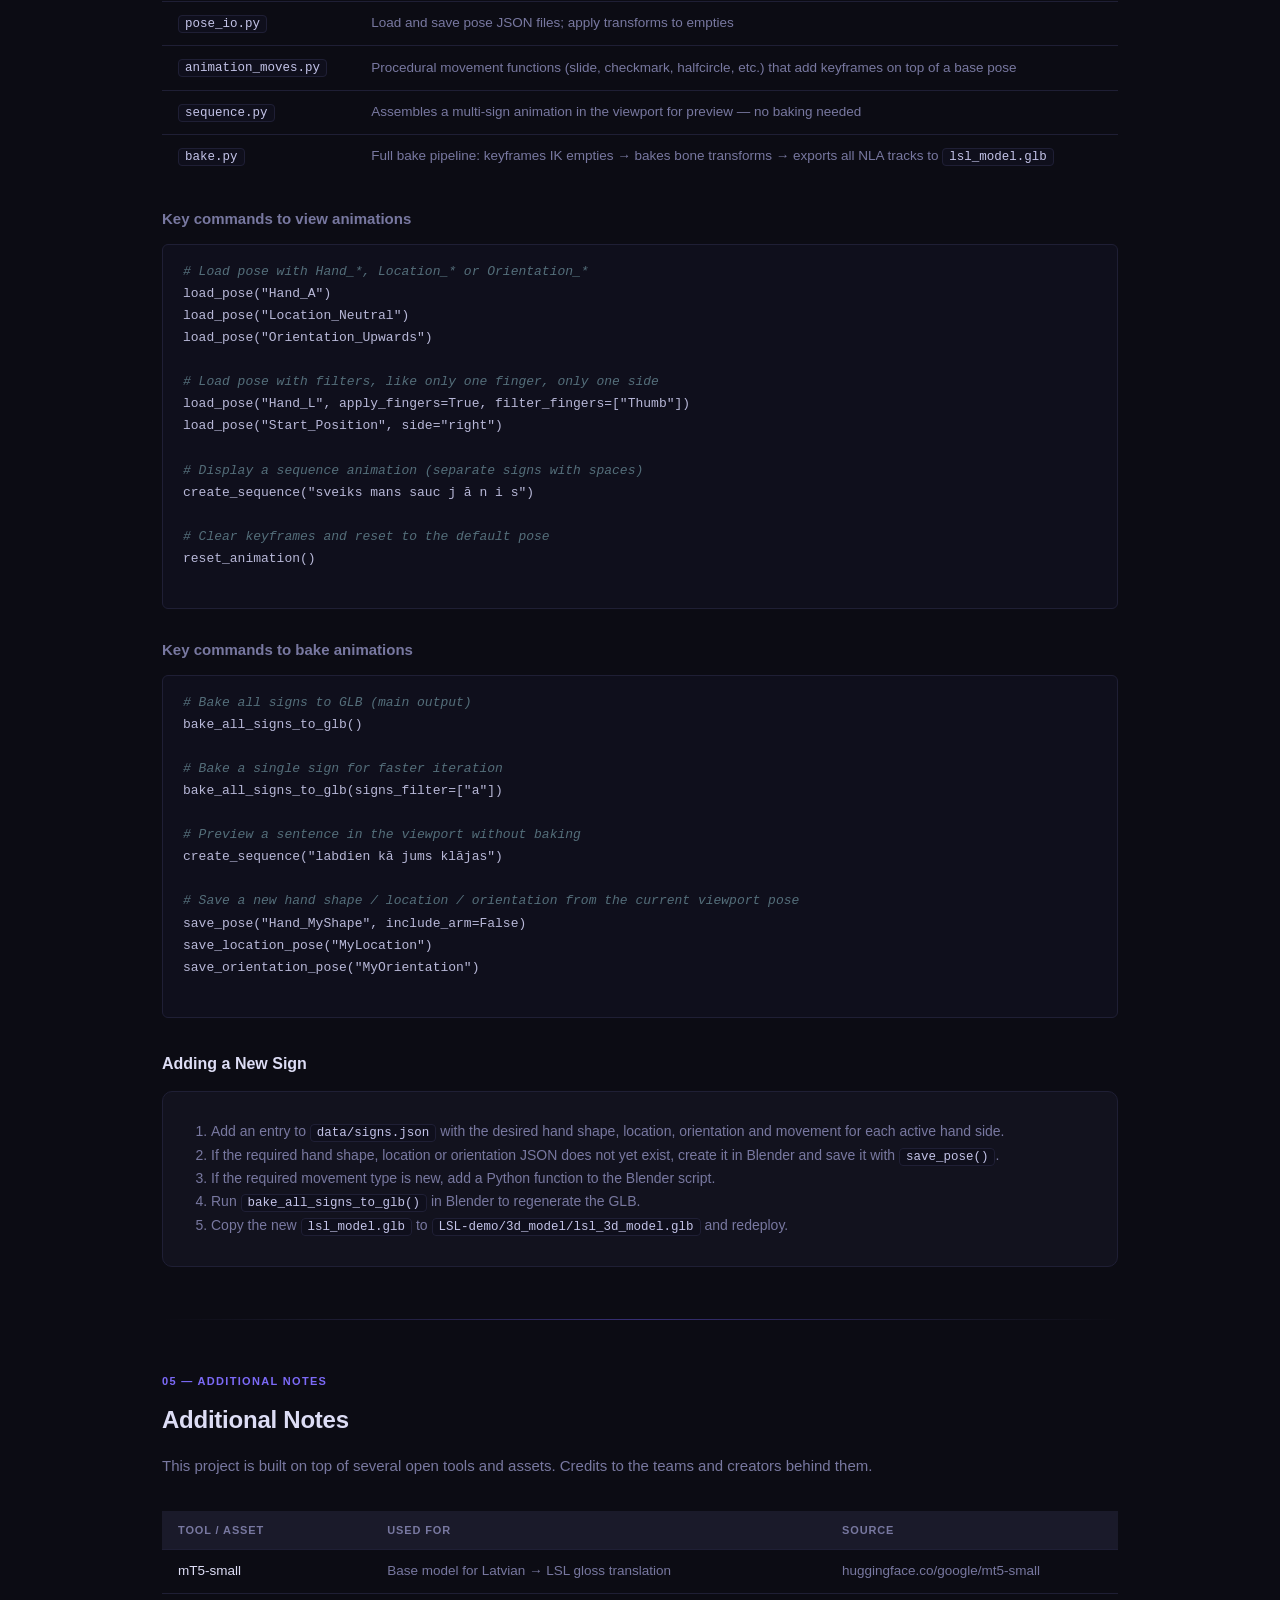
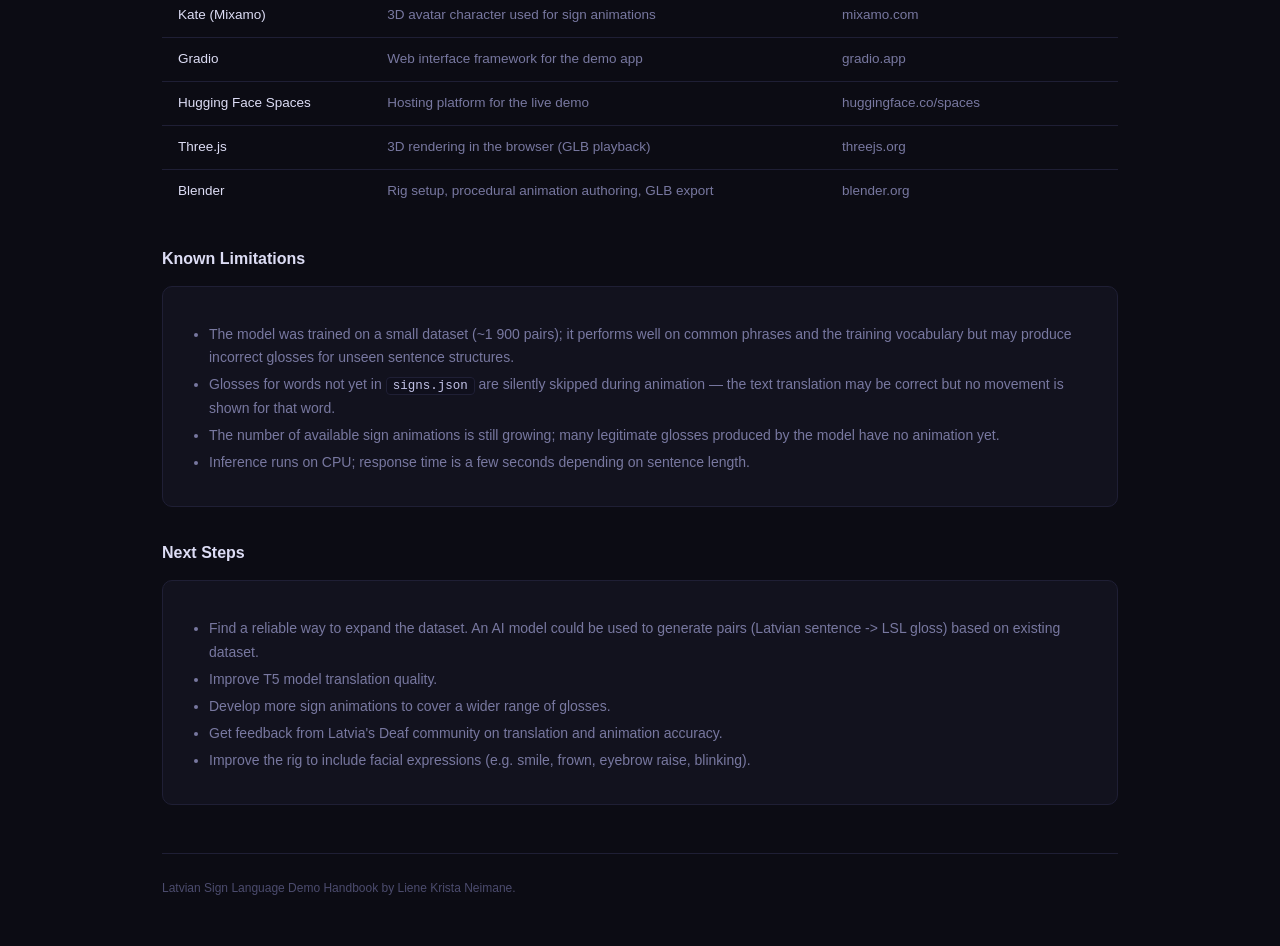
<file: handbook-eng.html>
﻿<!DOCTYPE html>
<html lang="en">
<head>
  <meta charset="UTF-8">
  <meta name="viewport" content="width=device-width, initial-scale=1.0">
  <title>LSL Demo Handbook</title>
  <link rel="stylesheet" href="styles.css">
</head>
<body>

<div class="lang-switch"><a href="handbook-lv.html">LV</a></div>

<!-- ═══════════════════════════════════════════════════════ HERO -->
<div class="hero">
  <div class="page-wrap">
    <div class="hero-label">Project Overview</div>
    <h1>Latvian Sign Language<br><span>Demo Handbook</span></h1>
    <p class="hero-sub">
      This project is a proof-of-concept Sign Language Production (SLP) system for <b>Latvian Sign Language (LSL)</b>
      &ndash; all from a T5 model translating Latvian text into LSL glosses to rendering sign animations on a 3D human model.
    </p>
    <div class="hero-links">
      <a class="btn btn-primary" href="https://huggingface.co/spaces/LucyferYX/LSL-demo" target="_blank">▶ Live Demo</a>
      <a class="btn btn-outline" href="https://github.com/LucyferYX/LSL-t5" target="_blank">⌥ T5/Dataset Repo</a>
      <a class="btn btn-outline" href="https://github.com/LucyferYX/LSL-blender" target="_blank">⬡ Blender Repo</a>
      <a class="btn btn-outline" href="https://huggingface.co/spaces/LucyferYX/LSL-demo/tree/main" target="_blank">🗲 Gradio App Repo</a>
    </div>
  </div>
</div>

<div class="page-wrap">

  <!-- ── Table of Contents ── -->
  <div class="toc">
    <h4>Table of Contents</h4>
    <ul>
      <li>
        <span class="toc-section-label">01 — Overview</span>
        <ul class="toc-sublist">
          <li><a href="#repos">Repository Overview</a></li>
          <li><a href="#pipeline">System Pipeline</a></li>
        </ul>
      </li>
      <li>
        <span class="toc-section-label">02 — Gradio Application</span>
        <ul class="toc-sublist">
          <li><a href="#app">The LSL Demo App Overview</a></li>
          <li><a href="#prepost">The LSL Demo App Pre- &amp; Post-processing</a></li>
        </ul>
      </li>
      <li>
        <span class="toc-section-label">03 — T5 Model / Dataset</span>
        <ul class="toc-sublist">
          <li><a href="#model">The LSL T5 Model</a></li>
          <li><a href="#dataset">The LSL Dataset</a></li>
        </ul>
      </li>
      <li>
        <span class="toc-section-label">04 — Blender Animation Pipeline</span>
        <ul class="toc-sublist">
          <li><a href="#animations">The 3D Animation Pipeline</a></li>
        </ul>
      </li>
      <li>
        <span class="toc-section-label">05 — Additional Notes</span>
        <ul class="toc-sublist">
          <li><a href="#acknowledgements">Additional Notes</a></li>
        </ul>
      </li>
    </ul>
  </div>


  <!-- ═══════════════════════════════════════════════════ REPOS -->
  <section id="repos">
    <div class="section-label">01 — Overview</div>
    <h2>Repository Overview</h2>
    <p class="lead">
      The project is split across <b>4 repositories</b> that cover dataset, T5 model, 3D model, animations, handbook and Gradio web app.
      All repos are independent from each other. Only clone the ones relevant to your work.
    </p>

    <div style="margin-bottom:16px;">
      <pre style="line-height:1.9;">LSL/
├── LSL-demo/                  <span class="cm"># Gradio web app + Three.js viewer</span>
├── LSL-t5/                    <span class="cm"># mT5 fine-tuning code, training notebook, dataset text files</span>
├── LSL-blender/               <span class="cm"># Blender rig, animation creation, baking scripts, coordinate files</span>
└── LSL-handbook/              <span class="cm"># This documentation</span>
      </pre>
    </div>

    <div class="card-grid" style="grid-template-columns: repeat(auto-fit, minmax(220px, 1fr));">
      <div class="card">
        <h3><span class="icon">▶</span>LSL-demo</h3>
        <p>Clone to work on the Gradio app web demo.</p>
        <p class="card-url"><a href="https://huggingface.co/spaces/LucyferYX/LSL-demo/tree/main" class="card-link">huggingface.co/spaces/<br>LucyferYX/LSL-demo</a></p>
      </div>
      <div class="card">
        <h3><span class="icon">⌥</span>LSL-t5</h3>
        <p>Clone to work on the T5 model and dataset.</p>
        <p class="card-url"><a href="https://github.com/LucyferYX/LSL-t5" class="card-link">github.com/<br>LucyferYX/LSL-t5</a></p>
      </div>
      <div class="card">
        <h3><span class="icon">⬡</span>LSL-blender</h3>
        <p>Clone to work on Blender rig and animations.</p>
        <p class="card-url"><a href="https://github.com/LucyferYX/LSL-blender" class="card-link">github.com/<br>LucyferYX/LSL-blender</a></p>
      </div>
      <div class="card">
        <h3><span class="icon">◎</span>LSL-handbook</h3>
        <p>Clone to work on this documentation.</p>
        <p class="card-url"><a href="https://github.com/LucyferYX/LSL-handbook" class="card-link">github.com/<br>LucyferYX/LSL-handbook</a></p>
      </div>
    </div>

    <h3 class="section-h3-sm">Quick-start by role</h3>
    <div class="table-wrap">
      <table>
        <thead><tr><th>I want to…</th><th>Repo needed</th><th>Handbook section</th></tr></thead>
        <tbody>
          <tr><td>Run or modify the web demo</td><td><code>LSL-demo</code></td><td><a href="#app">The LSL Demo App Overview</a><br><a href="#prepost">The LSL Demo App Pre- &amp; Post-processing</a></td></tr>
          <tr><td>Retrain or expand the translation model</td><td><code>LSL-t5</code> → then copy model files to <code>LSL-demo</code></td><td><a href="#model">The LSL T5 Model</a><br><a href="#dataset">The LSL Dataset</a></td></tr>
          <tr><td>Add or edit sign animations</td><td><code>LSL-blender</code> → then copy GLB to <code>LSL-demo</code></td><td><a href="#animations">The 3D Animation Pipeline</a></td></tr>
          <tr><td>Edit this document</td><td><code>LSL-handbook</code></td><td>-</a></td></tr>
        </tbody>
      </table>
    </div>

    <h3 class="section-h3">Setup</h3>
    <pre><span class="cm"># 1. Clone the chosen repo</span>
git clone https://github.com/LucyferYX/LSL-demo

<span class="cm"># 2. Install dependencies</span>
pip install -r requirements.txt</pre>
  </section>


  <!-- ═══════════════════════════════════════════════════ PIPELINE -->
  <section id="pipeline">
    <div class="pipeline-section" id="pipeline">
      <div class="section-label">01 — Overview</div>
      <h2>System Pipeline</h2>
      <p>
        The system consists of 3 stages:
        the T5 model produces glosses from text, the Blender pipeline produces animations,
        and the Gradio app wires both together.
      </p>

      <div class="flow">
        <div class="flow-step">Latvian Text Input<small>User or example chip</small></div>
        <div class="flow-arrow">→</div>
        <div class="flow-step">Pre-processing<small>Numbers, names, tokens</small></div>
        <div class="flow-arrow">→</div>
        <div class="flow-step">T5 Inference<small>Pruned vocabulary</small></div>
        <div class="flow-arrow">→</div>
        <div class="flow-step">Post-processing<small>Expand &amp; fingerspell</small></div>
        <div class="flow-arrow">→</div>
        <div class="flow-step">Sign Sequence<small>Gloss word list</small></div>
        <div class="flow-arrow">→</div>
        <div class="flow-step">3D Animation<small>Three.js / GLB clips</small></div>
      </div>

      <div class="img-placeholder" style="margin-top:24px;">
        <span class="ph-icon">◈</span>
        <strong>Architecture diagram (WIP)</strong>
        A flowchart showing the three subsystems (Gradio app, mT5 model, Blender pipeline)
        and their data boundaries would go here.
      </div>
    </div>
  </section>

  <div class="section-sep"></div>

  <!-- ═══════════════════════════════════════════════════ APP -->
  <section id="app">
    <div class="section-label">02 — Gradio Application</div>
    <h2>The LSL Demo App Overview</h2>
    <p class="lead">
      The web interface is built with <strong>Gradio Blocks</strong> and hosted on Hugging Face Spaces.
      It lets users type a Latvian sentence, see each step of the translation pipeline, see animation details and watch
      a 3D avatar perform the resulting LSL sign language sequence.
    </p>

    <figure class="screenshot-wrap">
      <img src="images/gradio_app_screenshot.png" alt="LSL Demo Gradio application screenshot">
    </figure>

    <h3 class="section-h3">Using the App</h3>
    <ul class="steps">
      <li>
        <div class="step-num">1</div>
        <div class="step-body">
          <strong>Enter Latvian text</strong>
          <p>Type a Latvian sentence in the text box or click one of the example chips below it.
          Chips are randomly sampled from the training dataset and can be refreshed with the Refresh button.
          Press <kbd>Enter</kbd> or the ↑ button. The backend preprocesses the text, 
          runs the T5 model and builds an ordered list of LSL sign glosses for animation.</p>
        </div>
      </li>
      <li>
        <div class="step-num">2</div>
        <div class="step-body">
          <strong>Watch the animation</strong>
          <p>The 3D avatar (rendered in a Three.js iframe) plays each sign in sequence, crossfading
          smoothly between clips. Use the speed slider (0.25x-2x) to adjust playback pace.
          Use replay (↻) to restart and stop (■) to halt playback.</p>
        </div>
      </li>
      <li>
        <div class="step-num">3</div>
        <div class="step-body">
          <strong>Inspect the pipeline</strong>
          <p>Expand <b>Translation details</b> to see every transformation step: the original input,
          preprocessed text, raw model output, and final post-processed gloss sequence.
          A dataset-match indicator shows whether the sentence exists in the training data and
          whether the T5 model output matches the glosses. Expand <b>Animation details</b>
          to see the exact sequence of LSL animation clip names played in the 3D viewer.</p>
        </div>
      </li>
    </ul>
  </section>

  <div class="section-sep"></div>

  <!-- ═══════════════════════════════════════════════════ PRE/POST -->
  <section id="prepost">
    <div class="section-label">02 — Gradio Application</div>
    <h2>The LSL Demo App Pre- &amp; Post-processing</h2>
    <p class="lead">
      Before the text reaches the model, unknown words and numbers are normalised into placeholder
      tokens. After the model outputs glosses, those placeholders are expanded back into LSL signs.
    </p>

    <div class="card-grid">
      <div class="card">
        <h3><span class="icon">→</span>Preprocessing</h3>
        <ul>
          <li style="margin-top:8px;"><strong>Unknown words</strong>. Words absent from <code>words_list.json</code>
            are replaced with <code>[NAME]</code> and queued for fingerspelling (useful for proper names and
            uncommon terms).</li>
          <li><strong>Numbers &amp; units</strong>. Numeric values become <code>[NUM]</code>,
            degree symbols are rewritten as <em>grādi</em>, unit suffixes written against a digit
            receive a separating space. Detailed in table below.</li>
        </ul>
      </div>
      <div class="card">
        <h3><span class="icon">←</span>Postprocessing</h3>
        <ul>
          <li><strong>Names</strong>. Each <code>[NAME]</code> is replaced with its original word
            spelled letter-by-letter into fingerspelling signs.</li>
          <li style="margin-top:8px;"><strong>Numbers</strong>. Each <code>[NUM]</code> is expanded
            to 1 or more sign words. Times, decimals, ordinals and large values each follow a
            different rule, see the table below.</li>
        </ul>
      </div>
    </div>

    <p class="lead">
      Below is a table for <b>pattern matching</b>. The <code>pre</code> stage runs before pattern matching.
      Numbered priority stages <code>1-5</code> run in order. If match is found, the rest of the stages are skipped.
    </p>

    <h3 class="section-h3-muted">Number handling</h3>
    <div class="table-wrap">
      <table>
        <thead><tr><th>Priority</th><th>Type</th><th>Input</th><th>Output</th></tr></thead>
        <tbody>
          <tr><td>pre</td><td>Spaced thousands</td><td><code>1 500 000</code></td><td><code>1500000</code></td></tr>
          <tr><td>pre</td><td>Degrees</td><td><code>18°C</code></td><td><code>18 grādi</code> (°C/°F/°K → grādi)</td></tr>
          <tr><td>pre</td><td>Measurement unit</td><td><code>20km</code></td><td><code>20 k m</code> (metric/imperial units)</td></tr>
          <tr><td>1</td><td>Time (HH:MM)</td><td><code>9:15</code></td><td><code>rīts deviņos 15</code></td></tr>
          <tr><td>1</td><td>Time (HH:MM + am/pm)</td><td><code>3:35pm</code></td><td><code>diena trijos 30 5</code></td></tr>
          <tr><td>1</td><td>Time (hour + am/pm)</td><td><code>10pm</code></td><td><code>vakars desmitos</code></td></tr>
          <tr><td>2</td><td>Mixed alphanumeric</td><td><code>AB12E</code></td><td><code>a b 1 2 e</code></td></tr>
          <tr><td>3</td><td>Decimal</td><td><code>3,14</code></td><td><code>3 , 1 4</code></td></tr>
          <tr><td>4</td><td>Ordinal</td><td><code>3.</code></td><td><code>trešais</code></td></tr>
          <tr><td>5</td><td>Regular</td><td><code>1599</code></td><td><code>1000 500 90 9</code></td></tr>
          <tr><td>5</td><td>Regular (large)</td><td><code>2000000</code></td><td><code>2 1000000</code></td></tr>
        </tbody>
      </table>
    </div>

    <h3 class="section-h3-muted" style="margin:38px 0 20px;">Examples</h3>
    <div class="flow flow-wrap">
      <div class="flow-step">Input<small><code>1.25ha</code></small></div>
      <div class="flow-arrow">→</div>
      <div class="flow-step">Unit (pre)<small><code>1.25 ha</code></small></div>
      <div class="flow-arrow">→</div>
      <div class="flow-step">Decimal (pre)<small><code>[NUM] ha</code></small></div>
      <div class="flow-arrow">→</div>
      <div class="flow-step">Name (pre)<small><code>[NUM] [NAME]</code></small></div>
      <div class="flow-arrow">→</div>
      <div class="flow-step">T5 Model<small>inference</small></div>
      <div class="flow-arrow">→</div>
      <div class="flow-step">Postprocess<small><code>1 . 2 5 h a</code></small></div>
    </div><br>

    <div class="flow flow-wrap">
      <div class="flow-step">Input<small><code>10:45am</code></small></div>
      <div class="flow-arrow">→</div>
      <div class="flow-step">Time (pre)<small>HH:MMam · <code>[NUM]</code></small></div>
      <div class="flow-arrow">→</div>
      <div class="flow-step">T5 Model<small>inference</small></div>
      <div class="flow-arrow">→</div>
      <div class="flow-step">Postprocess<small><code>rīts desmitos 40 5</code></small></div>
    </div>
  </section>


  <div class="section-sep"></div>

  <!-- ═══════════════════════════════════════════════════ MODEL -->
  <section id="model">
    <div class="section-label">03 — T5 Model / Dataset</div>
    <h2>The LSL T5 Model</h2>
    <p class="lead">
      The translation backbone is a fine-tuned <strong>mT5-small</strong> model
      (<a href="https://huggingface.co/google/mt5-small" class="accent">huggingface.co/google/mt5-small</a>)
      that maps Latvian sentences to LSL gloss sequences with simplified lemmatised approach.
    </p>

    <h3 class="section-h3">Training Workflow</h3>
    <p>The model is prepared in 2 sequential notebooks in <code>LSL-t5/code/</code>. 
      Make sure to have downloaded <b>mT5-small</b> model (~1.2GB) first as instructed in <code>LSL-t5/README.md</code>. 
      It needs to be done only once and takes ~30 minutes. Run the pruning and training notebooks in order.</p>
      
    <div class="flow flow-wrap" style="margin:24px 0 24px;">
      <div class="flow-step">Download<small>Download <code>mt5-small</code></small></div>
      <div class="flow-arrow">→</div>
      <div class="flow-step">Prune<small><code>1_pruning.ipynb</code></small></div>
      <div class="flow-arrow">→</div>
      <div class="flow-step">Train<small><code>2_training.ipynb</code></small></div>
      <div class="flow-arrow">→</div>
      <div class="flow-step">Deploy<small>Copy to <code>LSL-demo/t5_model/</code></small></div>
    </div>
    <div class="card-grid">
      <div class="card">
        <h3><span class="icon">✂</span>Step 1. Prune</h3>
        <p>Scans all <code>txt/*.txt</code> training files and keeps only tokens that actually appear, 
          shrinking the mT5 embedding and output layers from <strong>250 112 tokens</strong> down to <strong>~2 974</strong>.<br><br>
          Saves the pruned weights to <code>models/mt5-pruned/</code> together with a <code>vocab_map.json</code> 
          that maps between the pruned IDs and the original tokenizer IDs.<br><br>
          Re-run whenever new training text is added so new tokens are included.
        </p>
      </div>
      <div class="card">
        <h3><span class="icon">⟳</span>Step 2. Train</h3>
        <p>Loads the pruned model and all LV/gloss text pairs. 
          Splits into train (93 %) / validation (7 %), with rare glosses (≤ 2 occurrences) forced into train.<br><br>
          Fine-tunes using Adafactor with early stopping (patience 3). 
          Each run is saved to a new numbered sub-folder inside <code>models/mt5-lsl-model/</code> along 
          with a <code>metadata.json</code> summary of metrics and sample predictions.<br><br>
          Re-run whenever new training text is added to fine-tune on the new dataset.
        </p>
      </div>
      <div class="card">
        <h3><span class="icon">→</span>Step 3. Deploy</h3>
        <p>Copy the contents of the best run folder (e.g. <code>models/mt5-lsl-model/4/</code>) into <code>LSL-demo/t5_model/</code>.<br><br>
          Also copy <code>vocab_map.json</code> from <code>models/mt5-pruned/</code> into the same folder.
          The demo app needs it for token remapping at inference time.</p>
      </div>
    </div>

    <h3 class="section-h3">Training Configuration</h3>
    <div class="card">
      <div class="table-wrap">
        <table>
          <thead><tr><th>Parameter</th><th>Value</th></tr></thead>
          <tbody>
            <tr><td>Optimizer</td><td>Adafactor</td></tr>
            <tr><td>Learning rate</td><td>1e-3</td></tr>
            <tr><td>LR scheduler</td><td>Linear with 10% warmup</td></tr>
            <tr><td>Batch size</td><td>8</td></tr>
            <tr><td>Max epochs</td><td>30 (early stopping patience = 3)</td></tr>
            <tr><td>Weight decay</td><td>0.01</td></tr>
            <tr><td>Metric for best model</td><td>eval_loss (lower is better)</td></tr>
            <tr><td>Max sequence length</td><td>128 tokens</td></tr>
          </tbody>
        </table>
      </div>
    </div>

    <h3 class="section-h3">Inference</h3>
    <div class="card">
      <p>At runtime the model uses beam search with <strong>3 beams</strong> and
      <code>no_repeat_ngram_size=2</code> to avoid repetitive outputs. The output is a
      space-separated gloss sequence; each word is then looked up in <code>signs.json</code>
      to decide whether an animation exists for it.</p>
    </div>
  </section>

  <div class="section-sep"></div>

  <!-- ═══════════════════════════════════════════════════ DATASET -->
  <section id="dataset">
    <div class="section-label">03 — T5 Model / Dataset</div>
    <h2>The LSL Dataset</h2>
    <p class="lead">
      The training data is a hand-curated set of paired Latvian sentences and their LSL gloss sequences.
    </p>

    <div class="table-wrap">
      <table>
        <thead><tr><th>Batch</th><th>File</th><th>Topics</th></tr></thead>
        <tbody>
          <tr><td>1</td><td><code>latvian_sentences_1.txt</code></td><td>Greetings, introductions, personal names</td></tr>
          <tr><td>2</td><td><code>latvian_sentences_2.txt</code></td><td>Family, household, relationships</td></tr>
          <tr><td>3</td><td><code>latvian_sentences_3.txt</code></td><td>Colors, hobbies, flowers, gardening, plants</td></tr>
          <tr><td>4</td><td><code>latvian_sentences_4.txt</code></td><td>Time, calendar, holidays, weather, numbers</td></tr>
          <tr><td>5</td><td><code>latvian_sentences_5.txt</code></td><td>Money, currency, wages, financial transactions</td></tr>
          <tr><td>6</td><td><code>latvian_sentences_6.txt</code></td><td>Sign language, deafness, health, medical symptoms</td></tr>
          <tr><td>7</td><td><code>latvian_sentences_7.txt</code></td><td>Apartment features, living environment</td></tr>
          <tr><td>8</td><td><code>latvian_sentences_8.txt</code></td><td>Pets, animals, food</td></tr>
          <tr><td>9</td><td><code>latvian_sentences_9.txt</code></td><td>Latvia, government, cities, geography, traffic</td></tr>
        </tbody>
      </table>
    </div>

    <h3 class="section-h3">Dataset</h3>
    <div class="card">
      <p>
        The training data consists of paired Latvian sentences and their corresponding LSL gloss
        sequences, stored as parallel text files (<code>latvian_sentences_N.txt</code> /
        <code>lsl_glosses_N.txt</code>) in numbered batch files. During training, these are
        concatenated into a single dataset.
      </p>
      <div class="table-wrap" style="margin-top:16px;">
        <table>
          <thead><tr><th>Statistic</th><th>Value (run #4)</th></tr></thead>
          <tbody>
            <tr><td>Total sentence pairs</td><td>1 914</td></tr>
            <tr><td>Source files (batches)</td><td>9</td></tr>
            <tr><td>Training split</td><td>1 782 pairs (93.1%)</td></tr>
            <tr><td>Validation split</td><td>132 pairs (6.9%)</td></tr>
            <tr><td>Rare-gloss protection threshold</td><td>≤ 2 occurrences → forced into train</td></tr>
            <tr><td>Glosses appearing only once</td><td>157</td></tr>
          </tbody>
        </table>
      </div>
      <p style="margin-top:12px;">
        Glosses that appear in the full dataset ≤ 2 times are always assigned at least one
        occurrence to the training split, preventing them from being seen only during evaluation.
      </p>
    </div>

    <h3 class="section-h3">Adding Training Data</h3>
    <div class="card">
      <ol class="detail-list">
        <li>See the existing batches for reference and pick the most suitable one for the new data.</li>
        <li>If adding new topic, add a new numbered batch pair in <code>LSL-t5/txt/</code>: <code>latvian_sentences_N.txt</code> and <code>lsl_glosses_N.txt</code>, where N is one higher than the current highest batch number.</li>
        <li>Both files must have the same number of lines. One Latvian sentence per line and the corresponding space-separated gloss sequence on the matching line.</li>
        <li>Re-run <code>1_pruning.ipynb</code> so any new tokens introduced by the new text are included in the pruned vocabulary and <code>vocab_map.json</code>.</li>
        <li>Re-run <code>2_training.ipynb</code> to fine-tune on the expanded dataset. A new numbered run folder will be created automatically inside <code>models/mt5-lsl-model/</code>.</li>
        <li>Copy the new model weights and the updated <code>vocab_map.json</code> to <code>LSL-demo/t5_model/</code> and redeploy.</li>
      </ol>
    </div>
  </section>


  <div class="section-sep"></div>

  <!-- ═══════════════════════════════════════════════════ BLENDER -->
  <section id="animations">
    <div class="section-label">04 — Blender Animation Pipeline</div>
    <h2>The 3D Animation Pipeline</h2>
    <p class="lead">
      Sign animations are procedurally authored in <strong>Blender</strong> using an IK-driven
      rig and Python scripting, then baked frame-by-frame into a single <code>.glb</code> file
      loaded by the browser.
    </p>

    <div class="img-placeholder">
      <span class="ph-icon">⬡</span>
      <strong>Blender screenshot</strong>
      A Blender viewport screenshot showing the avatar rig, IK target empties, and the text
      editor panel with the baking script.
    </div>

    <h3 class="section-h3">Sign Definition</h3>
    <div class="card">
      <p>Every sign the system can animate is defined as an entry in <code>data/signs.json</code>.
      Each entry specifies, for each hand side, which <strong>hand shape</strong>, <strong>location</strong>,
      <strong>orientation</strong>, and <strong>movement</strong> to use, plus an optional
      head action and the hold duration in frames.</p>

      <pre><span class="cm">// Example: sign "karte"</span>
<span class="str">"karte"</span>: {
  <span class="key">"right"</span>: {
    <span class="key">"shape"</span>:       <span class="str">"Hand_L"</span>,
    <span class="key">"location"</span>:    <span class="str">"Location_Neutral"</span>,
    <span class="key">"orientation"</span>: <span class="str">"Orientation_Upwards"</span>,
    <span class="key">"move"</span>:        { <span class="key">"type"</span>: <span class="str">"slide"</span>, <span class="key">"direction"</span>: <span class="str">"right"</span> }
  },
  <span class="key">"left"</span>: {
    <span class="key">"shape"</span>:       <span class="str">"Hand_L"</span>,
    <span class="key">"location"</span>:    <span class="str">"Location_Neutral"</span>,
    <span class="key">"orientation"</span>: <span class="str">"Orientation_Upwards"</span>,
    <span class="key">"move"</span>:        { <span class="key">"type"</span>: <span class="str">"slide"</span>, <span class="key">"direction"</span>: <span class="str">"left"</span> }
  },
  <span class="key">"head"</span>: <span class="kw">null</span>,
  <span class="key">"duration"</span>: <span class="num">14</span>
}</pre>

      <p style="margin-top:8px;">Signs where one hand is inactive use
      <code>"shape": "Start_Position"</code> for that side. Those sides are excluded from
      the Hand_Relaxed finger waypoints during baking, so inactive hands stay still.</p>
    </div>

    <h3 class="section-h3">Building Blocks</h3>
    <div class="card-grid">
      <div class="card">
        <h3><span class="icon">☛</span>Hand Shapes</h3>
        <p>Each hand shape is saved as a JSON pose file (<code>LSL_Hand_*.json</code>) containing
        finger empty transforms.<br><br>Current list include shapes like Latvian fingerspelling alphabet
        (A-Ž), numbers 0-10, utility shapes <code>Hand_Relaxed</code> and <code>Start_Position</code> and more.</p>
      </div>
      <div class="card">
        <h3><span class="icon">◎</span>Locations</h3>
        <p>Location files (<code>LSL_Location_*.json</code>) store the 3D position of arm and hand empties.<br><br>
        Locations can be in front of right side of chest (used for fingerspelling), top of head, 
        next to side, stretched out in front of the body and more.</p>
      </div>
      <div class="card">
        <h3><span class="icon">↗</span>Orientations</h3>
        <p>Orientation files (<code>LSL_Orientation_*.json</code>) store elbow and wrist rotation values.<br><br>
        Orientations include palms facing up, down, left, right, forward, backward, slightly tilted and diagonal combinations.</p>
      </div>
      <div class="card">
        <h3><span class="icon">~</span>Movements</h3>
        <p>Movements are Python functions that add keyframes on top of the base pose.
        Each function accepts a start frame, duration and side.<br><br>
        Animations include movements like <code>slide</code> (ā, ē, ī, ū), <code>halfcircle</code> (d, j), 
        <code>checkmark</code> (č, ģ, ķ, š, ž), <code>s_shape</code> (s), <code>point_down</code> (t) and more.</p>
      </div>
      <div class="card">
        <h3><span class="icon">⌂</span>Head Actions</h3>
        <p>Optional non-manual markers applied to the head empty.<br><br>
        Head actions include slight movements like <code>Head_Nod</code> used for signs like "mans" or slight turns to the side.</p>
      </div>
    </div>

    <h3 class="section-h3">Clip Structure &amp; Baking</h3>
    <p class="lead">Each sign is baked as an independent clip following a fixed frame structure (at 24 fps):</p>
    <div class="table-wrap" style="margin-top:12px;">
      <table>
        <thead><tr><th>Frame</th><th>Event</th></tr></thead>
        <tbody>
          <tr><td>Frame 1</td><td>Start_Position. Arm and fingers at rest (neutral)</td></tr>
          <tr><td>Frame 5 (mid-transition)</td><td>Hand_Relaxed finger waypoint. Smooths finger transition into the sign</td></tr>
          <tr><td>Frame 9</td><td>Full sign pose. Orientation, shape and start of movement</td></tr>
          <tr><td>Frames 9 → 9+duration</td><td>Sign held. Movement animation plays</td></tr>
          <tr><td>Settle frame</td><td>Sign locked at final pose (3 frames after movement end)</td></tr>
          <tr><td>Mid-return</td><td>Hand_Relaxed finger waypoint. Smooths fingers back out</td></tr>
          <tr><td>Last frame</td><td>Start_Position. Arm and fingers returned to rest</td></tr>
        </tbody>
      </table>
    </div>
    <p class="lead">
      Every clip starts and ends at <strong>Start_Position</strong>, so the viewer's crossfade
      always blends between two near-identical neutral poses. IK constraints drive the arm path
      during baking, Constraints are removed before GLB export and the baked bone transforms
      are written directly to F-curves.
    </p>

    <div class="img-placeholder" style="margin-top:20px;">
      <span class="ph-icon">▤</span>
      <strong>Clip timeline diagram (WIP)</strong>
      A timeline graphic showing the frame structure (all frames)
    </div>

    <h3 class="section-h3">Viewer Playback (Three.js)</h3>
    <div class="card">
      <p>The baked GLB file is loaded into a Three.js scene inside a sandboxed iframe
      (<code>LSL-demo/frontend/viewer.html</code>). The viewer:</p>
      <ul style="margin-top:8px;">
        <li>Smoothly blends between signs over an 8-frame crossfade window (at 24 fps)</li>
        <li>Holds the finishing sign in place during the transition so the blend looks clean</li>
        <li>Keeps 2 copies of every clip and alternates between them. 
          If the same sign appears twice in a row, the second play uses the other copy, avoiding a brief Three.js T-pose glitch</li>
        <li>Sends playback progress to the parent page so the progress bar stays in sync</li>
      </ul>
    </div>

    <h3 class="section-h3">3D Model &amp; Rig</h3>
    <div class="card">
      <p>The avatar currently used is <strong>Kate</strong>, a royalty-free 3D character downloaded as <code>Kate.fbx</code>
      from <a href="https://www.mixamo.com" class="accent">Mixamo</a> and imported into Blender.
      The FBX comes with a standard Mixamo armature. The sign pipeline layers IK constraints and
      control empties on top of it to drive poses procedurally.</p>
      <div class="table-wrap" style="margin-top:12px;">
        <table>
          <thead><tr><th>Component</th><th>Example item</th><th>Role for example item</th></tr></thead>
          <tbody>
            <tr><td>Armature</td><td>Armature</td><td>Standard Mixamo bone hierarchy imported with <code>Kate.fbx</code></td></tr>
            <tr><td>Empties</td><td>Empty_LeftArm <br>Empty_LeftForearm <br>Empty_LeftHand <br>Empty_LeftHandIndex1</td><td>A group of plain 3D axis. Bone Constraints point to these, so moving them drives the full Armature</td></tr>
            <tr><td>Arm bones</td><td>mixamorig:RightArm</td><td>Have Bone Constraint <b>IK</b> with target <code>Empty_RightArm</code></td></tr>
            <tr><td>Forearm bones</td><td>mixamorig:RightForeArm</td><td>Have Bone Constraint <b>IK</b> with target <code>Empty_RightHand</code> and <b>Copy Rotation</b> with target <code>Empty_RightForearm</code></td></tr>
            <tr><td>Hand bones</td><td>mixamorig:RightHand</td><td>Have Bone Constraint <b>Damped Track</b> with target <code>Empty_RightHand</code> and <b>Copy Rotation</b> with target <code>Empty_RightHand</code></td></tr>
            <tr><td>Finger bones</td><td>mixamorig:RightHandIndex1</td><td>Have Bone Constraint <b>Damped Track</b> with target <code>Empty_RightHandIndex1</code></td></tr>
            <tr><td>Head bone</td><td>mixamorig:Head</td><td>Have Bone Constraint <b>Damped Track</b> with target <code>Empty_Head</code></td></tr>
            <tr><td>Shoulder bones</td><td>mixamorig:RightShoulder</td><td>Have Bone Constraint <b>IK</b> with target <code>Empty_RightShoulder</code>. They do not move, but keep the rest of the Armature stable</td></tr>
          </tbody>
        </table>
      </div>
    </div>

    <h3 class="section-h3">Script Architecture</h3>
    <p class="lead">All scripting code lives inside the <code>.blend</code> file's <strong>Scripting</strong> tab.
    The script uses <code>exec()</code> to load each module from the <code>scripts/</code> folder,
    with paths resolved relative to the <code>.blend</code> file — so <code>signs.json</code>,
    <code>poses/</code>, and <code>scripts/</code> must all sit in the same directory as the <code>.blend</code>.</p>
    <div class="table-wrap" style="margin-top:12px;">
      <table>
        <thead><tr><th>Module</th><th>Responsibility</th></tr></thead>
        <tbody>
          <tr><td><code>config.py</code></td><td>Constants: armature name, empty object names, poses directory path</td></tr>
          <tr><td><code>pose_io.py</code></td><td>Load and save pose JSON files; apply transforms to empties</td></tr>
          <tr><td><code>animation_moves.py</code></td><td>Procedural movement functions (slide, checkmark, halfcircle, etc.) that add keyframes on top of a base pose</td></tr>
          <tr><td><code>sequence.py</code></td><td>Assembles a multi-sign animation in the viewport for preview — no baking needed</td></tr>
          <tr><td><code>bake.py</code></td><td>Full bake pipeline: keyframes IK empties → bakes bone transforms → exports all NLA tracks to <code>lsl_model.glb</code></td></tr>
        </tbody>
      </table>
    </div>

    <h3 class="section-h3-muted">Key commands to view animations</h3>
    <pre style="margin-top:8px;"><span class="cm"># Load pose with Hand_*, Location_* or Orientation_*</span>
load_pose("Hand_A")
load_pose("Location_Neutral")
load_pose("Orientation_Upwards")

<span class="cm"># Load pose with filters, like only one finger, only one side</span>
load_pose("Hand_L", apply_fingers=True, filter_fingers=["Thumb"])
load_pose("Start_Position", side="right")

<span class="cm"># Display a sequence animation (separate signs with spaces)</span>
create_sequence("sveiks mans sauc j ā n i s")

<span class="cm"># Clear keyframes and reset to the default pose</span>
reset_animation()
    </pre>

    <h3 class="section-h3-muted">Key commands to bake animations</h3>
    <pre style="margin-top:8px;"><span class="cm"># Bake all signs to GLB (main output)</span>
bake_all_signs_to_glb()

<span class="cm"># Bake a single sign for faster iteration</span>
bake_all_signs_to_glb(signs_filter=["a"])

<span class="cm"># Preview a sentence in the viewport without baking</span>
create_sequence("labdien kā jums klājas")

<span class="cm"># Save a new hand shape / location / orientation from the current viewport pose</span>
save_pose("Hand_MyShape", include_arm=False)
save_location_pose("MyLocation")
save_orientation_pose("MyOrientation")
  </pre>

  <h3 class="section-h3">Adding a New Sign</h3>
  <div class="card">
    <ol class="detail-list">
      <li>Add an entry to <code>data/signs.json</code> with the desired hand shape, location, orientation and movement for each active hand side.</li>
      <li>If the required hand shape, location or orientation JSON does not yet exist, create it in Blender and save it with <code>save_pose()</code>.</li>
      <li>If the required movement type is new, add a Python function to the Blender script.</li>
      <li>Run <code>bake_all_signs_to_glb()</code> in Blender to regenerate the GLB.</li>
      <li>Copy the new <code>lsl_model.glb</code> to <code>LSL-demo/3d_model/lsl_3d_model.glb</code> and redeploy.</li>
    </ol>
  </div>

  </section>


  <div class="section-sep"></div>

  <!-- ═══════════════════════════════════════════════════ ADDITIONAL NOTES -->
  <section id="acknowledgements">
    <div class="section-label">05 — Additional Notes</div>
    <h2>Additional Notes</h2>
    <p class="lead">
      This project is built on top of several open tools and assets. Credits to the teams and creators behind them.
    </p>

    <div class="table-wrap">
      <table>
        <thead><tr><th>Tool / Asset</th><th>Used for</th><th>Source</th></tr></thead>
        <tbody>
          <tr><td>mT5-small</td><td>Base model for Latvian → LSL gloss translation</td><td><a href="https://huggingface.co/google/mt5-small">huggingface.co/google/mt5-small</a></td></tr>
          <tr><td>Kate (Mixamo)</td><td>3D avatar character used for sign animations</td><td><a href="https://www.mixamo.com">mixamo.com</a></td></tr>
          <tr><td>Gradio</td><td>Web interface framework for the demo app</td><td><a href="https://www.gradio.app">gradio.app</a></td></tr>
          <tr><td>Hugging Face Spaces</td><td>Hosting platform for the live demo</td><td><a href="https://huggingface.co/spaces">huggingface.co/spaces</a></td></tr>
          <tr><td>Three.js</td><td>3D rendering in the browser (GLB playback)</td><td><a href="https://threejs.org">threejs.org</a></td></tr>
          <tr><td>Blender</td><td>Rig setup, procedural animation authoring, GLB export</td><td><a href="https://www.blender.org">blender.org</a></td></tr>
        </tbody>
      </table>
    </div>

    <h3 class="section-h3">Known Limitations</h3>
    <div class="card">
      <ul>
        <li>The model was trained on a small dataset (~1 900 pairs); it performs well on common
        phrases and the training vocabulary but may produce incorrect glosses for unseen
        sentence structures.</li>
        <li>Glosses for words not yet in <code>signs.json</code> are silently skipped during
        animation — the text translation may be correct but no movement is shown for that word.</li>
        <li>The number of available sign animations is still growing; many legitimate glosses
        produced by the model have no animation yet.</li>
        <li>Inference runs on CPU; response time is a few seconds depending on sentence length.</li>
      </ul>
    </div>

    <h3 class="section-h3">Next Steps</h3>
    <div class="card">
      <ul>
        <li>Find a reliable way to expand the dataset. An AI model could be used to generate pairs (Latvian sentence -> LSL gloss) based on existing dataset.</li>
        <li>Improve T5 model translation quality.</li>
        <li>Develop more sign animations to cover a wider range of glosses.</li>
        <li>Get feedback from Latvia's Deaf community on translation and animation accuracy.</li>
        <li>Improve the rig to include facial expressions (e.g. smile, frown, eyebrow raise, blinking).</li>
      </ul>
    </div>
  </section>


  <hr>
  <p class="footer-note">
    Latvian Sign Language Demo Handbook by Liene Krista Neimane.
  </p>

</div><!-- /page-wrap -->
</body>
</html>
</file>
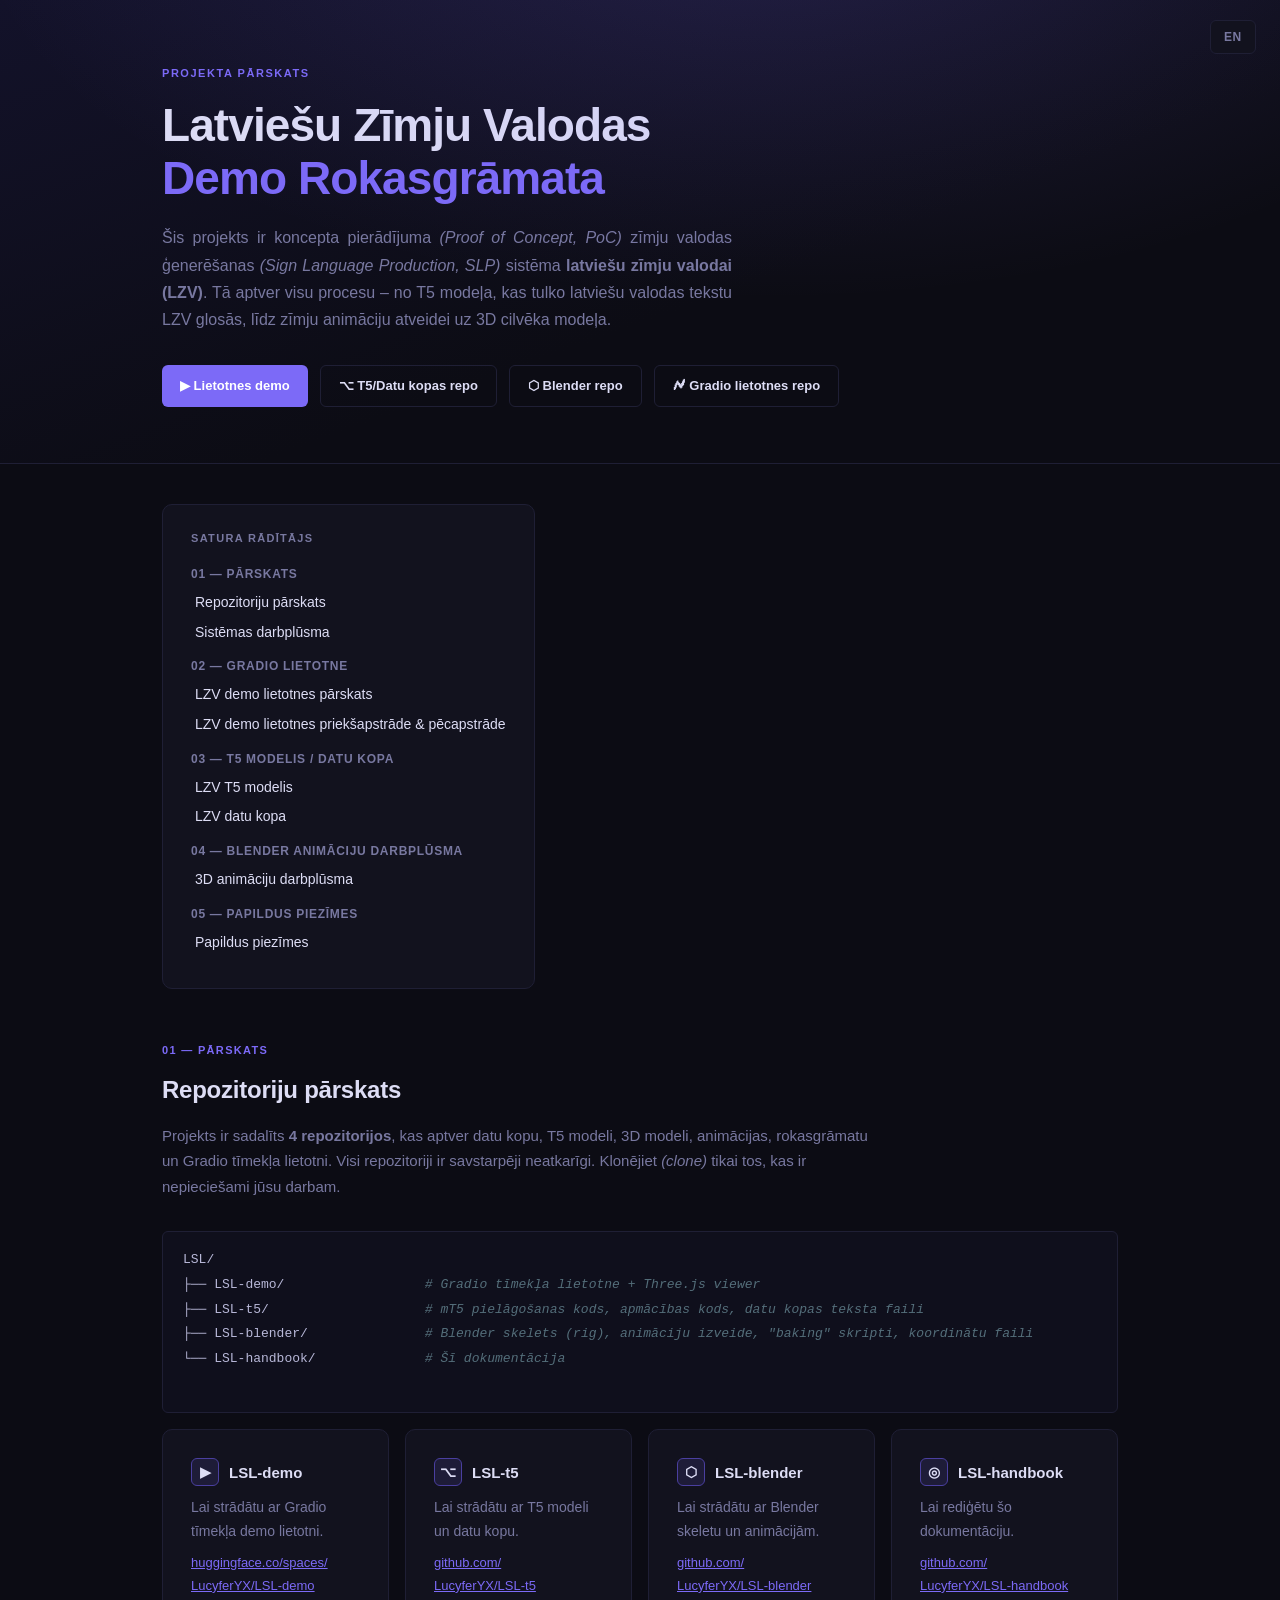
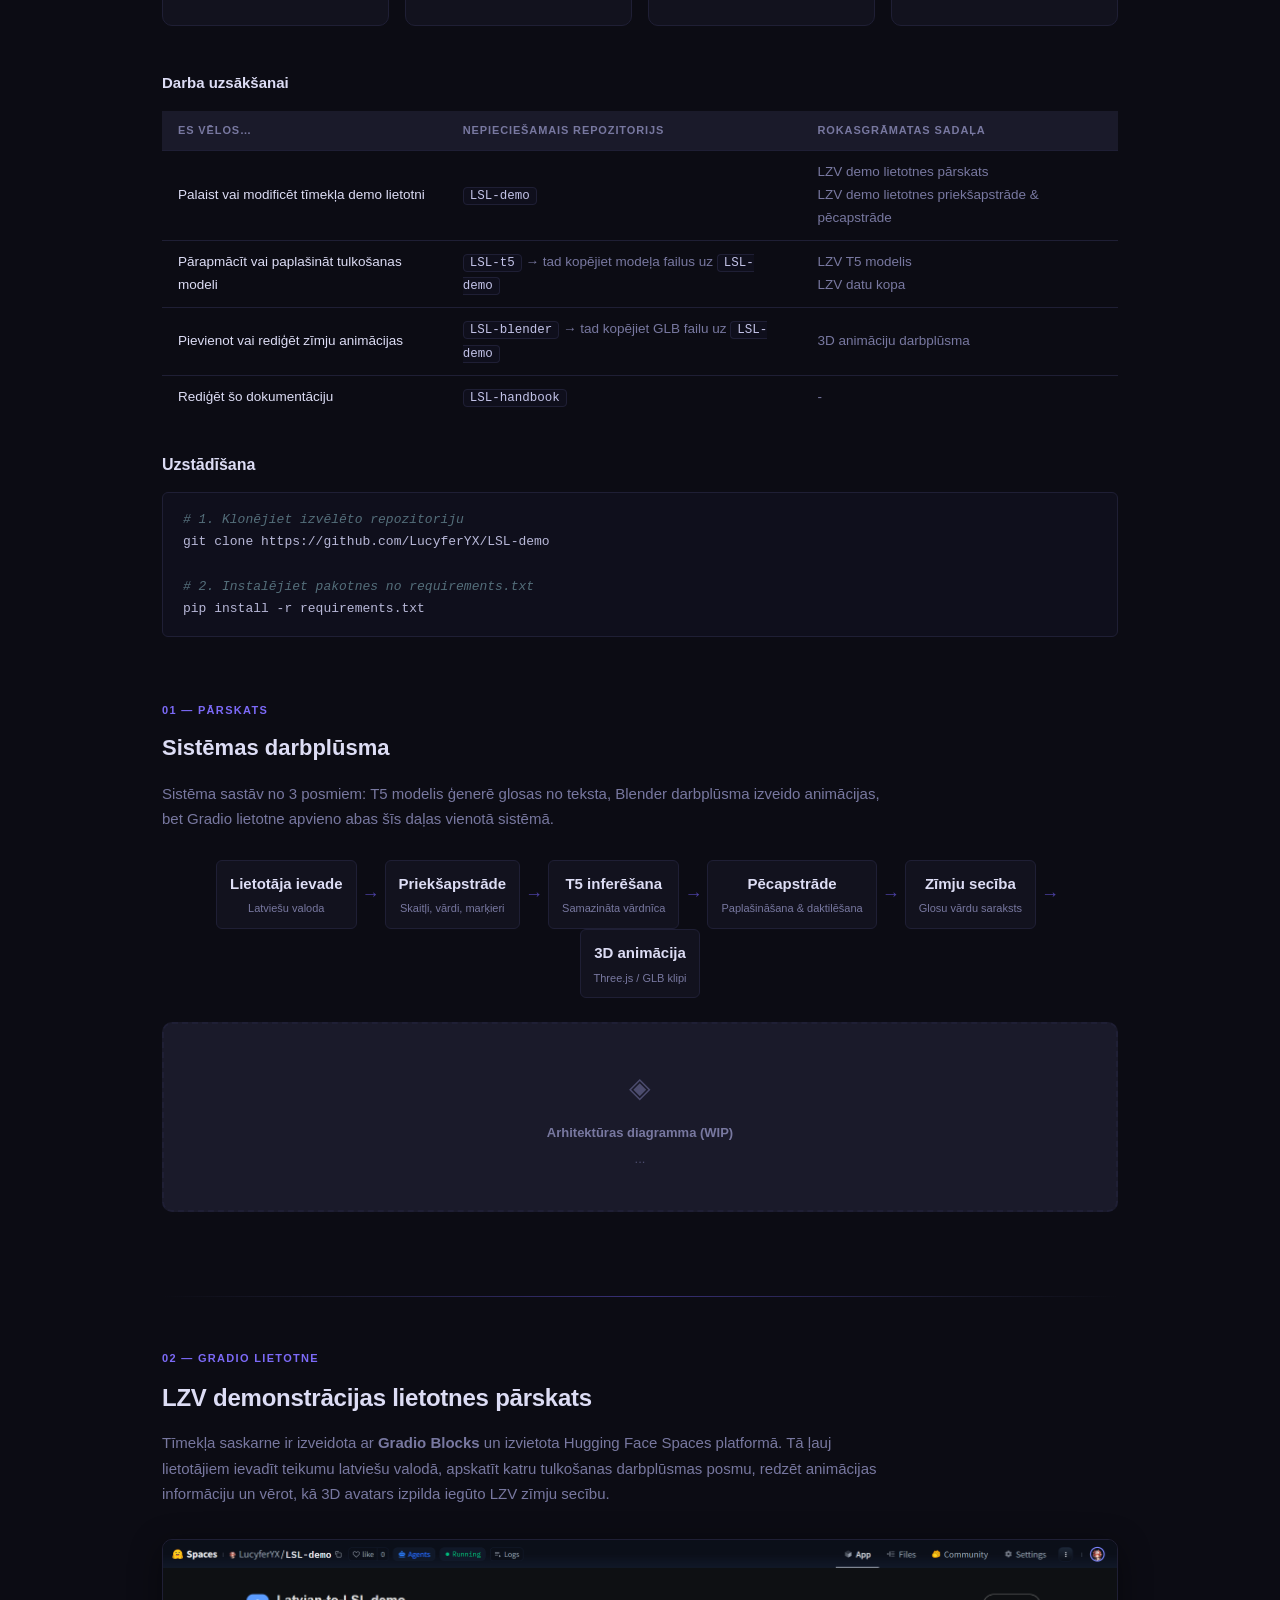
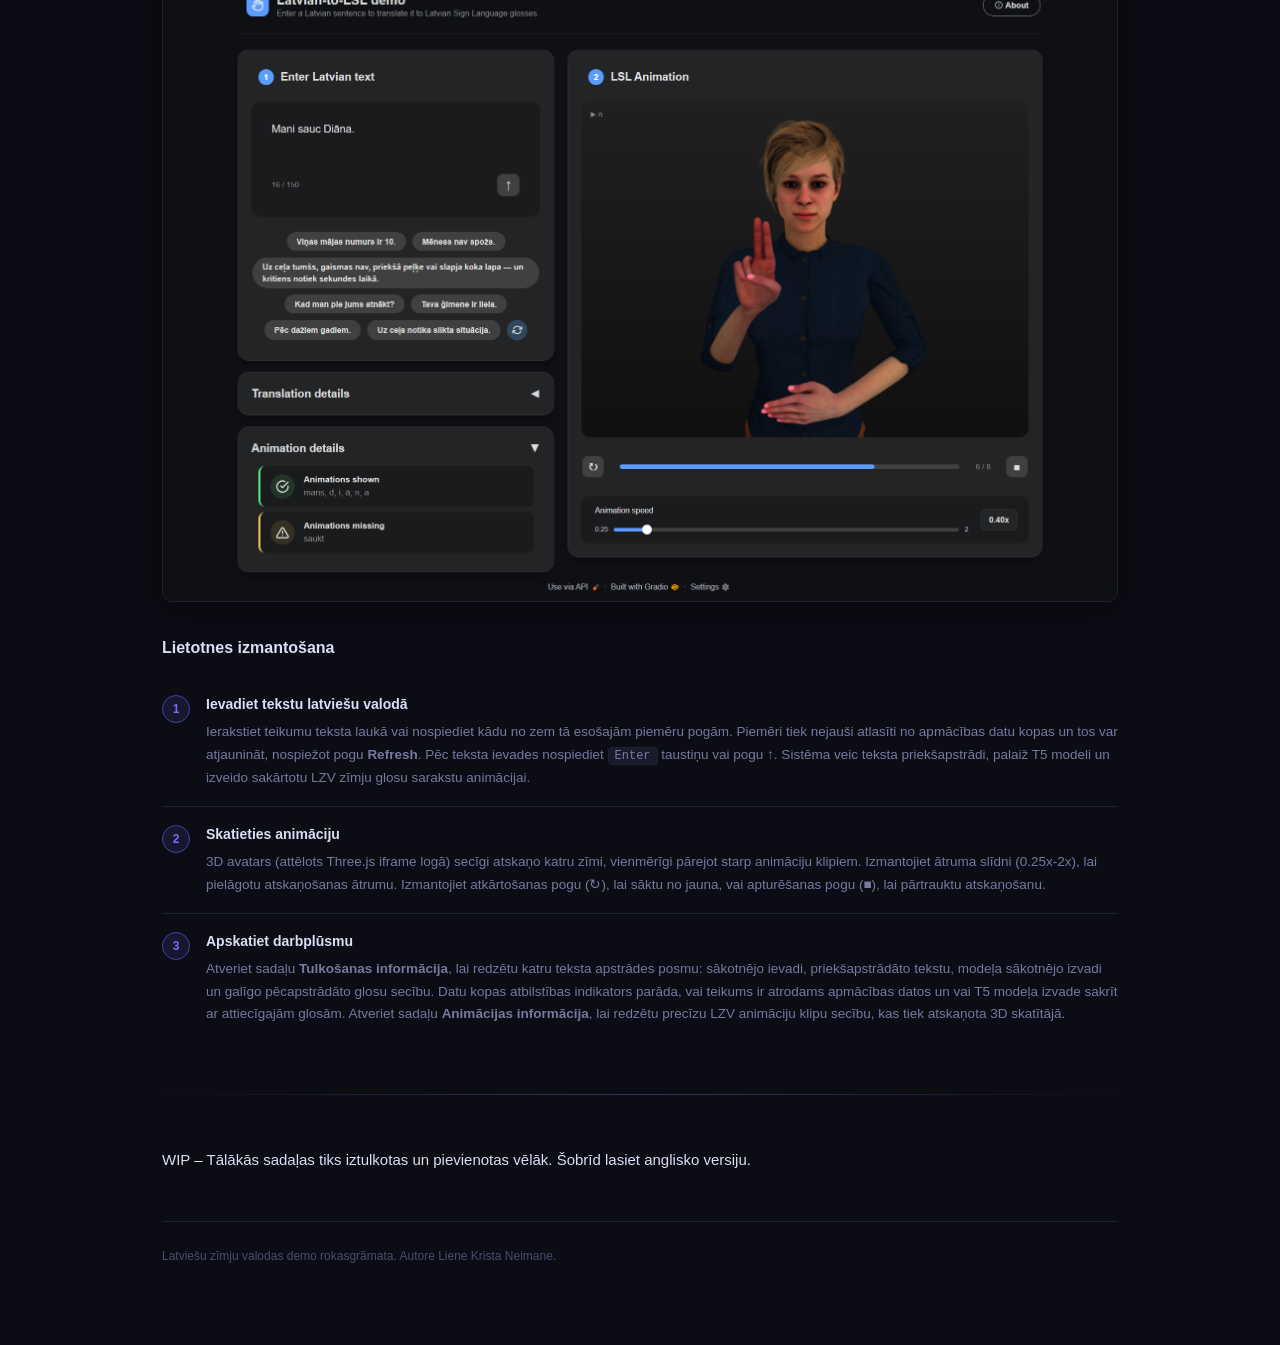
<file: handbook-lv.html>
<!DOCTYPE html>
<html lang="lv">
<head>
  <meta charset="UTF-8">
  <meta name="viewport" content="width=device-width, initial-scale=1.0">
  <title>LZV Demo Rokasgrāmata</title>
  <link rel="stylesheet" href="styles.css">
</head>
<body>

<div class="lang-switch"><a href="handbook-eng.html">EN</a></div>

<!-- ═══════════════════════════════════════════════════════ HERO -->
<div class="hero">
  <div class="page-wrap">
    <div class="hero-label">Projekta Pārskats</div>
    <h1>Latviešu Zīmju Valodas<br><span>Demo Rokasgrāmata</span></h1>
    <p class="hero-sub">
      Šis projekts ir koncepta pierādījuma <i>(Proof of Concept, PoC)</i> zīmju valodas ģenerēšanas 
      <i>(Sign Language Production, SLP)</i> sistēma <b>latviešu zīmju valodai (LZV)</b>. Tā aptver visu procesu &ndash; 
      no T5 modeļa, kas tulko latviešu valodas tekstu LZV glosās, līdz zīmju animāciju atveidei uz 3D cilvēka modeļa.
    </p>
    <div class="hero-links">
      <a class="btn btn-primary" href="https://huggingface.co/spaces/LucyferYX/LSL-demo" target="_blank">▶ Lietotnes demo</a>
      <a class="btn btn-outline" href="https://github.com/LucyferYX/LSL-t5" target="_blank">⌥ T5/Datu kopas repo</a>
      <a class="btn btn-outline" href="https://github.com/LucyferYX/LSL-blender" target="_blank">⬡ Blender repo</a>
      <a class="btn btn-outline" href="https://huggingface.co/spaces/LucyferYX/LSL-demo/tree/main" target="_blank">🗲 Gradio lietotnes repo</a>
    </div>
  </div>
</div>

<div class="page-wrap">

  <!-- ── Satura Rādītājs ── -->
  <div class="toc">
    <h4>Satura Rādītājs</h4>
    <ul>
      <li>
        <span class="toc-section-label">01 — Pārskats</span>
        <ul class="toc-sublist">
          <li><a href="#repos">Repozitoriju pārskats</a></li>
          <li><a href="#pipeline">Sistēmas darbplūsma</a></li>
        </ul>
      </li>
      <li>
        <span class="toc-section-label">02 — Gradio lietotne</span>
        <ul class="toc-sublist">
          <li><a href="#app">LZV demo lietotnes pārskats</a></li>
          <li><a href="#prepost">LZV demo lietotnes priekšapstrāde &amp; pēcapstrāde</a></li>
        </ul>
      </li>
      <li>
        <span class="toc-section-label">03 — T5 Modelis / Datu Kopa</span>
        <ul class="toc-sublist">
          <li><a href="#model">LZV T5 modelis</a></li>
          <li><a href="#dataset">LZV datu kopa</a></li>
        </ul>
      </li>
      <li>
        <span class="toc-section-label">04 — Blender animāciju darbplūsma</span>
        <ul class="toc-sublist">
          <li><a href="#animations">3D animāciju darbplūsma</a></li>
        </ul>
      </li>
      <li>
        <span class="toc-section-label">05 — Papildus piezīmes</span>
        <ul class="toc-sublist">
          <li><a href="#acknowledgements">Papildus piezīmes</a></li>
        </ul>
      </li>
    </ul>
  </div>


  <!-- ═══════════════════════════════════════════════════ REPOS -->
  <section id="repos">
    <div class="section-label">01 — Pārskats</div>
    <h2>Repozitoriju pārskats</h2>
    <p class="lead">
      Projekts ir sadalīts <b>4 repozitorijos</b>, kas aptver datu kopu, T5 modeli, 3D modeli, animācijas, rokasgrāmatu un Gradio tīmekļa lietotni.
      Visi repozitoriji ir savstarpēji neatkarīgi. Klonējiet <i>(clone)</i> tikai tos, kas ir nepieciešami jūsu darbam.
    </p>

    <div style="margin-bottom:16px;">
      <pre style="line-height:1.9;">LSL/
├── LSL-demo/                  <span class="cm"># Gradio tīmekļa lietotne + Three.js viewer</span>
├── LSL-t5/                    <span class="cm"># mT5 pielāgošanas kods, apmācības kods, datu kopas teksta faili</span>
├── LSL-blender/               <span class="cm"># Blender skelets <i>(rig)</i>, animāciju izveide, "baking" skripti, koordinātu faili</span>
└── LSL-handbook/              <span class="cm"># Šī dokumentācija</span>
      </pre>
    </div>

    <div class="card-grid" style="grid-template-columns: repeat(auto-fit, minmax(220px, 1fr));">
      <div class="card">
        <h3><span class="icon">▶</span>LSL-demo</h3>
        <p>Lai strādātu ar Gradio tīmekļa demo lietotni.</p>
        <p class="card-url"><a href="https://huggingface.co/spaces/LucyferYX/LSL-demo/tree/main" class="card-link">huggingface.co/spaces/<br>LucyferYX/LSL-demo</a></p>
      </div>
      <div class="card">
        <h3><span class="icon">⌥</span>LSL-t5</h3>
        <p>Lai strādātu ar T5 modeli un datu kopu.</p>
        <p class="card-url"><a href="https://github.com/LucyferYX/LSL-t5" class="card-link">github.com/<br>LucyferYX/LSL-t5</a></p>
      </div>
      <div class="card">
        <h3><span class="icon">⬡</span>LSL-blender</h3>
        <p>Lai strādātu ar Blender skeletu un animācijām.</p>
        <p class="card-url"><a href="https://github.com/LucyferYX/LSL-blender" class="card-link">github.com/<br>LucyferYX/LSL-blender</a></p>
      </div>
      <div class="card">
        <h3><span class="icon">◎</span>LSL-handbook</h3>
        <p>Lai rediģētu šo dokumentāciju.</p>
        <p class="card-url"><a href="https://github.com/LucyferYX/LSL-handbook" class="card-link">github.com/<br>LucyferYX/LSL-handbook</a></p>
      </div>
    </div>

    <h3 class="section-h3-sm">Darba uzsākšanai</h3>
    <div class="table-wrap">
      <table>
        <thead><tr><th>Es vēlos…</th><th>Nepieciešamais repozitorijs</th><th>Rokasgrāmatas sadaļa</th></tr></thead>
        <tbody>
          <tr><td>Palaist vai modificēt tīmekļa demo lietotni</td><td><code>LSL-demo</code></td><td><a href="#app">LZV demo lietotnes pārskats</a><br><a href="#prepost">LZV demo lietotnes priekšapstrāde &amp; pēcapstrāde</a></td></tr>
          <tr><td>Pārapmācīt vai paplašināt tulkošanas modeli</td><td><code>LSL-t5</code> → tad kopējiet modeļa failus uz <code>LSL-demo</code></td><td><a href="#model">LZV T5 modelis</a><br><a href="#dataset">LZV datu kopa</a></td></tr>
          <tr><td>Pievienot vai rediģēt zīmju animācijas</td><td><code>LSL-blender</code> → tad kopējiet GLB failu uz <code>LSL-demo</code></td><td><a href="#animations">3D animāciju darbplūsma</a></td></tr>
          <tr><td>Rediģēt šo dokumentāciju</td><td><code>LSL-handbook</code></td><td>-</a></td></tr>
        </tbody>
      </table>
    </div>

    <h3 class="section-h3">Uzstādīšana</h3>
    <pre><span class="cm"># 1. Klonējiet izvēlēto repozitoriju</span>
git clone https://github.com/LucyferYX/LSL-demo

<span class="cm"># 2. Instalējiet pakotnes no requirements.txt</span>
pip install -r requirements.txt</pre>
  </section>


  <!-- ═══════════════════════════════════════════════════ PIPELINE -->
  <div class="pipeline-section" id="pipeline">
    <div class="section-label">01 — Pārskats</div>
    <h2>Sistēmas darbplūsma</h2>
    <p>
      Sistēma sastāv no 3 posmiem:
      T5 modelis ģenerē glosas no teksta, Blender darbplūsma izveido animācijas,
      bet Gradio lietotne apvieno abas šīs daļas vienotā sistēmā.
    </p>

    <div class="flow">
      <div class="flow-step">Lietotāja ievade<small>Latviešu valoda</small></div>
      <div class="flow-arrow">→</div>
      <div class="flow-step">Priekšapstrāde<small>Skaitļi, vārdi, marķieri</small></div>
      <div class="flow-arrow">→</div>
      <div class="flow-step">T5 inferēšana<small>Samazināta vārdnīca</small></div>
      <div class="flow-arrow">→</div>
      <div class="flow-step">Pēcapstrāde<small>Paplašināšana &amp; daktilēšana</small></div>
      <div class="flow-arrow">→</div>
      <div class="flow-step">Zīmju secība<small>Glosu vārdu saraksts</small></div>
      <div class="flow-arrow">→</div>
      <div class="flow-step">3D animācija<small>Three.js / GLB klipi</small></div>
    </div>

    <div class="img-placeholder" style="margin-top:24px;">
      <span class="ph-icon">◈</span>
      <strong>Arhitektūras diagramma (WIP)</strong>
      ...
    </div>
  </div>


  <div class="section-sep"></div>

  <!-- ═══════════════════════════════════════════════════ APP -->
  <section id="app">
    <div class="section-label">02 — Gradio lietotne</div>
    <h2>LZV demonstrācijas lietotnes pārskats</h2>
    <p class="lead">
      Tīmekļa saskarne ir izveidota ar <strong>Gradio Blocks</strong> un izvietota Hugging Face Spaces platformā.
      Tā ļauj lietotājiem ievadīt teikumu latviešu valodā, apskatīt katru tulkošanas darbplūsmas posmu,
      redzēt animācijas informāciju un vērot, kā 3D avatars izpilda iegūto LZV zīmju secību.
    </p>

    <figure class="screenshot-wrap">
      <img src="images/gradio_app_screenshot.png" alt="LSL Demo Gradio application screenshot">
    </figure>

    <h3 class="section-h3">Lietotnes izmantošana</h3>
    <ul class="steps">
      <li>
        <div class="step-num">1</div>
        <div class="step-body">
          <strong>Ievadiet tekstu latviešu valodā</strong>
          <p>Ierakstiet teikumu teksta laukā vai nospiediet kādu no zem tā esošajām piemēru pogām.
          Piemēri tiek nejauši atlasīti no apmācības datu kopas un tos var atjaunināt, nospiežot pogu <b>Refresh</b>.
          Pēc teksta ievades nospiediet <kbd>Enter</kbd> taustiņu vai pogu ↑.
          Sistēma veic teksta priekšapstrādi, palaiž T5 modeli un izveido sakārtotu LZV zīmju glosu sarakstu animācijai.</p>
        </div>
      </li>
      <li>
        <div class="step-num">2</div>
        <div class="step-body">
          <strong>Skatieties animāciju</strong>
          <p>3D avatars (attēlots Three.js iframe logā) secīgi atskaņo katru zīmi, vienmērīgi
          pārejot starp animāciju klipiem. Izmantojiet ātruma slīdni (0.25x-2x), lai pielāgotu
          atskaņošanas ātrumu. Izmantojiet atkārtošanas pogu (↻), lai sāktu no jauna, 
          vai apturēšanas pogu (■), lai pārtrauktu atskaņošanu.</p>
        </div>
      </li>
      <li>
        <div class="step-num">3</div>
        <div class="step-body">
          <strong>Apskatiet darbplūsmu</strong>
          <p>Atveriet sadaļu <b>Tulkošanas informācija</b>, lai redzētu katru teksta apstrādes posmu: 
          sākotnējo ievadi, priekšapstrādāto tekstu, modeļa sākotnējo izvadi un galīgo pēcapstrādāto glosu secību.
          Datu kopas atbilstības indikators parāda, vai teikums ir atrodams apmācības datos un
          vai T5 modeļa izvade sakrīt ar attiecīgajām glosām. Atveriet sadaļu <b>Animācijas informācija</b>,
          lai redzētu precīzu LZV animāciju klipu secību, kas tiek atskaņota 3D skatītājā.</p>
        </div>
      </li>
    </ul>
  </section>

  <div class="section-sep"></div>

  <section>
    WIP &ndash; Tālākās sadaļas tiks iztulkotas un pievienotas vēlāk. Šobrīd lasiet anglisko versiju.
  </section>


  <hr>
  <p class="footer-note">
    Latviešu zīmju valodas demo rokasgrāmata. Autore Liene Krista Neimane.
  </p>

</div><!-- /page-wrap -->
</body>
</html>
</file>
<file: styles.css>
:root {
  --bg:          #0c0c14;
  --surface:     #12121e;
  --surface-2:   #1a1a2a;
  --border:      #1f1f35;
  --accent:      #7c6af7;
  --accent-dim:  #4a3fa0;
  --accent-glow: rgba(124, 106, 247, 0.12);
  --green:       #3dd68c;
  --amber:       #f5a623;
  --text:        #ddddf5;
  --text-muted:  #7878a0;
  --text-dim:    #4c4c6e;
  --code-bg:     #0f0f1c;
  --radius:      10px;
  --radius-sm:   6px;
}

*, *::before, *::after { box-sizing: border-box; margin: 0; padding: 0; }

body {
  background: var(--bg);
  color: var(--text);
  font-family: -apple-system, BlinkMacSystemFont, "Inter", "Segoe UI", sans-serif;
  font-size: 15px;
  line-height: 1.7;
  padding: 0 0 80px;
}

/* ── HERO ── */
.hero {
  background: linear-gradient(160deg, #13122a 0%, #0c0c14 60%);
  border-bottom: 1px solid var(--border);
  padding: 64px 48px 56px;
  position: relative;
  overflow: hidden;
}
.hero::before {
  content: "";
  position: absolute;
  inset: 0;
  background: radial-gradient(ellipse 800px 400px at 60% -100px, rgba(124,106,247,0.18), transparent);
  pointer-events: none;
}
.hero-label {
  font-size: 11px;
  font-weight: 600;
  letter-spacing: 0.14em;
  text-transform: uppercase;
  color: var(--accent);
  margin-bottom: 16px;
}
.hero h1 {
  font-size: clamp(28px, 5vw, 46px);
  font-weight: 700;
  letter-spacing: -0.02em;
  line-height: 1.15;
  max-width: 680px;
  margin-bottom: 20px;
}
.hero h1 span { color: var(--accent); }
.hero-sub {
  font-size: 16px;
  color: var(--text-muted);
  max-width: 570px;
  margin-bottom: 32px;
  text-align: justify;
}
.hero-links { display: flex; gap: 12px; flex-wrap: wrap; }
.btn {
  display: inline-flex;
  align-items: center;
  gap: 8px;
  padding: 9px 18px;
  border-radius: var(--radius-sm);
  font-size: 13px;
  font-weight: 600;
  text-decoration: none;
  transition: opacity 0.15s;
  cursor: pointer;
  border: none;
}
.btn:hover { opacity: 0.82; }
.btn-primary { background: var(--accent); color: #fff; }
.btn-outline { background: transparent; color: var(--text); border: 1px solid var(--border); }
.btn-outline:hover { border-color: var(--accent); color: var(--accent); }

/* ── LAYOUT ── */
.page-wrap {
  max-width: 1020px;
  margin: 0 auto;
  padding: 0 32px;
}

/* ── PIPELINE DIAGRAM PLACEHOLDER ── */
.pipeline-section {
  padding: 52px 0 8px;
}
.pipeline-section .section-label {
  font-size: 11px;
  font-weight: 600;
  letter-spacing: 0.12em;
  text-transform: uppercase;
  color: var(--accent);
  margin-bottom: 10px;
}
.pipeline-section h2 {
  font-size: 22px;
  font-weight: 700;
  margin-bottom: 14px;
}
.pipeline-section p {
  color: var(--text-muted);
  max-width: 720px;
  margin-bottom: 28px;
}
.flow {
  display: flex;
  align-items: center;
  gap: 0;
  flex-wrap: wrap;
  margin-bottom: 8px;
  justify-content: center;
}
.flow-step {
  background: var(--surface);
  border: 1px solid var(--border);
  border-radius: var(--radius-sm);
  padding: 10px 13px;
  font-size: 15px;
  font-weight: 600;
  color: var(--text);
  min-width: 120px;
  text-align: center;
}
.flow-step small {
  display: block;
  font-weight: 400;
  font-size: 11px;
  color: var(--text-muted);
  margin-top: 3px;
}
.flow-arrow {
  color: var(--accent-dim);
  font-size: 18px;
  padding: 0 5px;
  flex-shrink: 0;
}

/* ── SECTION ── */
section {
  padding: 52px 0 0;
}
.section-label {
  font-size: 11px;
  font-weight: 600;
  letter-spacing: 0.12em;
  text-transform: uppercase;
  color: var(--accent);
  margin-bottom: 10px;
}
section > h2 {
  font-size: 24px;
  font-weight: 700;
  letter-spacing: -0.01em;
  margin-bottom: 12px;
}
section > .lead {
  color: var(--text-muted);
  max-width: 720px;
  margin-bottom: 32px;
  font-size: 15px;
}

/* ── CARDS ── */
.card {
  background: var(--surface);
  border: 1px solid var(--border);
  border-radius: var(--radius);
  padding: 28px;
  margin-bottom: 16px;
}
.card h3 {
  font-size: 15px;
  font-weight: 700;
  margin-bottom: 10px;
  display: flex;
  align-items: center;
  gap: 10px;
}
.card h3 .icon {
  width: 28px;
  height: 28px;
  background: var(--accent-glow);
  border: 1px solid var(--accent-dim);
  border-radius: var(--radius-sm);
  display: flex;
  align-items: center;
  justify-content: center;
  font-size: 14px;
  flex-shrink: 0;
}
.card p, .card li {
  color: var(--text-muted);
  font-size: 14px;
  line-height: 1.65;
}
.card ul {
  margin: 8px 0 0 18px;
}
.card ul li { margin-bottom: 4px; }

.card-grid {
  display: grid;
  grid-template-columns: repeat(auto-fit, minmax(280px, 1fr));
  gap: 16px;
  margin-bottom: 16px;
}

/* ── SCREENSHOT ── */
.screenshot-wrap {
  margin: 16px 0 24px;
  border: 1px solid var(--border);
  border-radius: var(--radius);
  overflow: hidden;
  box-shadow: 0 8px 32px rgba(0, 0, 0, 0.45);
}
.screenshot-wrap img {
  display: block;
  width: 100%;
  height: auto;
}

/* ── IMAGE PLACEHOLDER ── */
.img-placeholder {
  border: 2px dashed var(--border);
  border-radius: var(--radius);
  background: var(--surface-2);
  padding: 40px 24px;
  text-align: center;
  color: var(--text-dim);
  font-size: 13px;
  margin: 16px 0 24px;
}
.img-placeholder .ph-icon { font-size: 28px; margin-bottom: 10px; display: block; }
.img-placeholder strong { color: var(--text-muted); display: block; margin-bottom: 4px; }

/* ── CODE BLOCK ── */
pre {
  background: var(--code-bg);
  border: 1px solid var(--border);
  border-radius: var(--radius-sm);
  padding: 16px 20px;
  font-family: "Fira Code", "Cascadia Code", "Consolas", monospace;
  font-size: 13px;
  color: #b8b8d8;
  overflow-x: auto;
  margin: 12px 0;
}
pre .kw  { color: #c792ea; }
pre .str { color: #c3e88d; }
pre .num { color: #f78c6c; }
pre .cm  { color: #546e7a; font-style: italic; }
pre .key { color: var(--accent); }

/* ── INLINE CODE ── */
code {
  background: var(--code-bg);
  border: 1px solid var(--border);
  border-radius: 4px;
  padding: 1px 6px;
  font-family: "Fira Code", "Cascadia Code", "Consolas", monospace;
  font-size: 12.5px;
  color: #c3c3e8;
}

/* ── BADGE ── */
.badge {
  display: inline-block;
  font-size: 11px;
  font-weight: 600;
  padding: 2px 8px;
  border-radius: 20px;
  vertical-align: middle;
}
.badge-accent { background: var(--accent-glow); color: var(--accent); border: 1px solid var(--accent-dim); }
.badge-green  { background: rgba(61,214,140,0.1); color: var(--green);  border: 1px solid rgba(61,214,140,0.25); }
.badge-amber  { background: rgba(245,166,35,0.1); color: var(--amber);  border: 1px solid rgba(245,166,35,0.25); }

/* ── TABLE ── */
.table-wrap { overflow-x: auto; margin: 16px 0; }
table {
  width: 100%;
  border-collapse: collapse;
  font-size: 13.5px;
}
th {
  background: var(--surface-2);
  color: var(--text-muted);
  font-size: 11px;
  font-weight: 600;
  letter-spacing: 0.08em;
  text-transform: uppercase;
  padding: 10px 16px;
  text-align: left;
  border-bottom: 1px solid var(--border);
}
td {
  padding: 10px 16px;
  border-bottom: 1px solid var(--border);
  color: var(--text-muted);
}
tr:last-child td { border-bottom: none; }
td:first-child { color: var(--text); font-weight: 500; }
td a {
  color: var(--text-muted);
  text-decoration: none;
  transition: color 0.15s;
}
td a:hover { color: var(--accent); }

/* ── DIVIDER ── */
hr {
  border: none;
  border-top: 1px solid var(--border);
  margin: 48px 0 0;
}

/* ── SECTION SEPARATOR ── */
.section-sep {
  height: 1px;
  background: linear-gradient(to right, transparent, var(--border) 15%, var(--accent-dim) 50%, var(--border) 85%, transparent);
  margin-top: 52px;
  opacity: 0.7;
}

/* ── TOC ── */
.toc {
  background: var(--surface);
  border: 1px solid var(--border);
  border-radius: var(--radius);
  padding: 24px 28px;
  margin: 40px 0 0;
  display: inline-block;
  min-width: 280px;
}
.toc h4 {
  font-size: 11px;
  font-weight: 700;
  letter-spacing: 0.12em;
  text-transform: uppercase;
  color: var(--text-muted);
  margin-bottom: 14px;
}
.toc ol {
  margin-left: 16px;
}
.toc li {
  margin-bottom: 6px;
  font-size: 14px;
}
.toc a {
  color: var(--text);
  text-decoration: none;
  transition: color 0.15s;
}
.toc a:hover { color: var(--accent); }
.toc > ul { list-style: none; padding: 0; margin: 0; }
.toc-section-label {
  color: var(--text-muted);
  font-size: 12px;
  font-weight: 600;
  text-transform: uppercase;
  letter-spacing: .06em;
}
.toc-sublist { margin: 5px 0 10px 4px; padding: 0; list-style: none; }

/* ── SECTION SUBHEADINGS ── */
.section-h3       { font-size: 16px; font-weight: 700; margin: 32px 0 14px; }
.section-h3-sm    { font-size: 15px; font-weight: 700; margin: 28px 0 12px; }
.section-h3-muted { font-size: 15px; font-weight: 700; margin: 28px 0 12px; color: var(--text-muted); }

/* ── REPO CARD LINKS ── */
.card-url  { margin-top: 8px; }
.card-link { color: var(--accent); font-size: 13px; }

/* ── UTILITIES ── */
.accent { color: var(--accent); }
.detail-list { margin-left: 20px; color: var(--text-muted); font-size: 14px; line-height: 1.8; }
.flow-wrap { flex-wrap: wrap; }
.footer-note { font-size: 12px; color: var(--text-dim); padding: 24px 0 0; }

/* ── KBD ── */
kbd {
  background: var(--surface-2);
  border: 1px solid var(--border);
  border-radius: 4px;
  padding: 1px 6px;
  font-size: 12px;
}

/* ── STEP LIST ── */
.steps { list-style: none; padding: 0; margin: 16px 0; }
.steps li {
  display: flex;
  gap: 16px;
  padding: 16px 0;
  border-bottom: 1px solid var(--border);
  align-items: flex-start;
}
.steps li:last-child { border-bottom: none; }
.step-num {
  min-width: 28px;
  height: 28px;
  background: var(--accent-glow);
  border: 1px solid var(--accent-dim);
  border-radius: 50%;
  display: flex;
  align-items: center;
  justify-content: center;
  font-size: 12px;
  font-weight: 700;
  color: var(--accent);
  flex-shrink: 0;
  margin-top: 2px;
}
.step-body strong {
  display: block;
  font-size: 14px;
  font-weight: 600;
  margin-bottom: 4px;
  color: var(--text);
}
.step-body p { font-size: 13.5px; color: var(--text-muted); margin: 0; }

/* ── EMPTY SECTION NOTE ── */
.empty-note {
  border: 1px dashed var(--border);
  border-radius: var(--radius-sm);
  padding: 16px 20px;
  color: var(--text-dim);
  font-size: 13px;
  font-style: italic;
  margin: 8px 0 16px;
}

/* ── LANGUAGE SWITCHER ── */
.lang-switch {
  position: fixed;
  top: 20px;
  right: 24px;
  z-index: 100;
}
.lang-switch a {
  display: inline-flex;
  align-items: center;
  gap: 6px;
  padding: 6px 13px;
  border-radius: var(--radius-sm);
  font-size: 12px;
  font-weight: 600;
  letter-spacing: 0.06em;
  text-decoration: none;
  color: var(--text-muted);
  background: var(--surface);
  border: 1px solid var(--border);
  transition: color 0.15s, border-color 0.15s;
}
.lang-switch a:hover {
  color: var(--accent);
  border-color: var(--accent);
}

/* ── SCROLLBAR ── */
::-webkit-scrollbar { width: 6px; height: 6px; }
::-webkit-scrollbar-track { background: transparent; }
::-webkit-scrollbar-thumb { background: var(--border); border-radius: 3px; }
</file>
